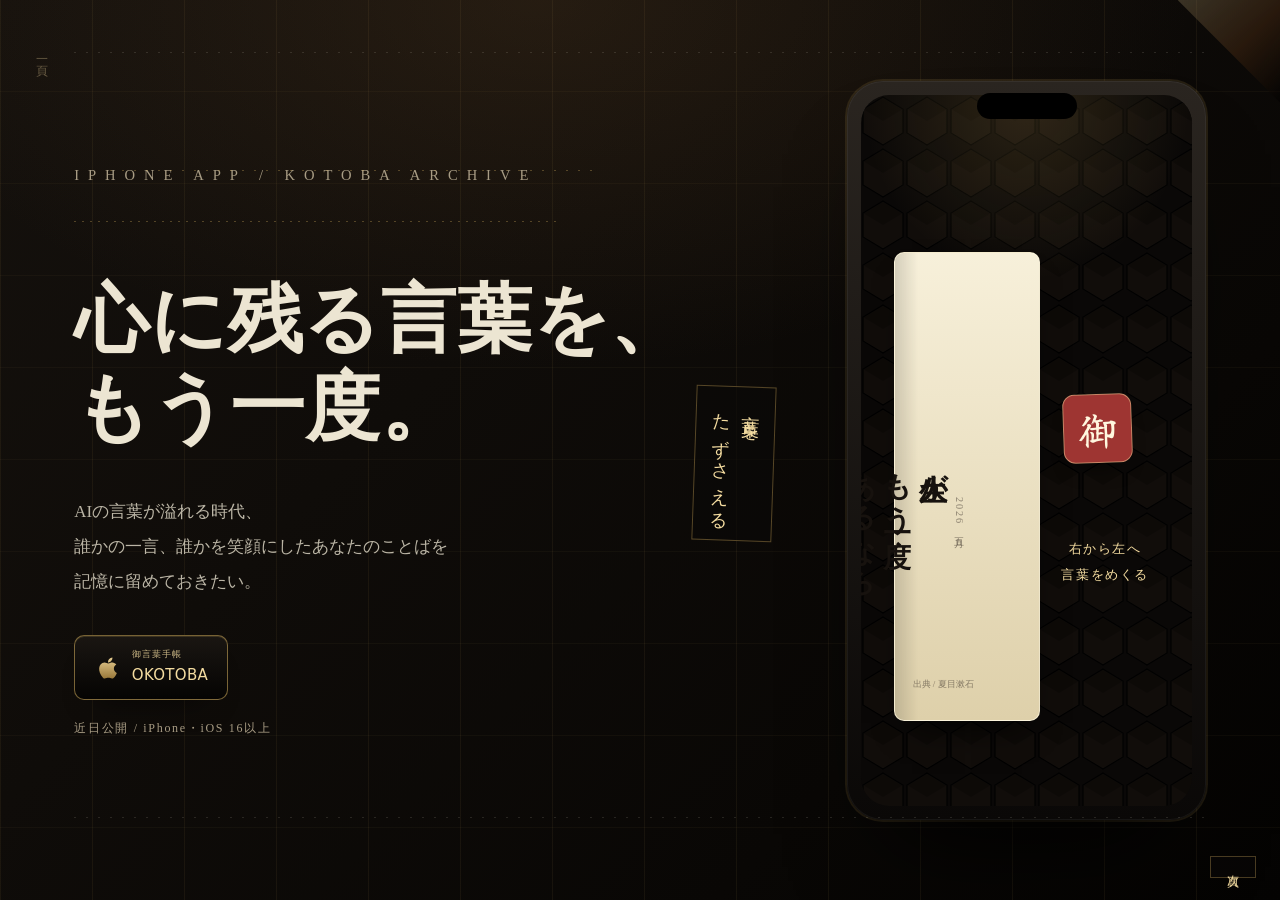
<file: index.html>
<!doctype html>
<html lang="ja">
<head>
  <meta charset="UTF-8" />
  <meta name="viewport" content="width=device-width, initial-scale=1.0" />
  <title>御言葉台帳 — 心に残る言葉を、もう一度。</title>
  <meta name="description" content="心に響いた言葉を御朱印帳のように記し、振り返るiPhoneアプリ。テキスト・音声・写真で残し、毎朝そっと今日の言葉が届きます。" />
  <meta name="theme-color" content="#0a0807" />

  <!-- OGP -->
  <meta property="og:type" content="website" />
  <meta property="og:title" content="御言葉台帳 — 心に残る言葉を、もう一度。" />
  <meta property="og:description" content="御朱印帳のように、大切な言葉を記し、めくり、味わう。iPhoneアプリ、近日公開。" />
  <meta property="og:image" content="ogp.png" />
  <meta property="og:url" content="https://neer-never.github.io/okotoba-landing/" />
  <meta name="twitter:card" content="summary_large_image" />

  <link rel="icon" href="favicon.png" />
  <link rel="apple-touch-icon" href="favicon.png" />
  <link rel="stylesheet" href="landing.css?v=13" />
  <link rel="preconnect" href="https://fonts.googleapis.com" />
  <link rel="preconnect" href="https://fonts.gstatic.com" crossorigin />
  <link href="https://fonts.googleapis.com/css2?family=Yuji+Boku&family=Shippori+Mincho:wght@600;700;800&display=swap" rel="stylesheet" />
</head>
<body>
  <header class="nav">
    <a class="logo" href="#"><span class="logo-mark">御</span><span>言葉台帳</span></a>
    <a class="nav-cta" href="#download-section">入手</a>
  </header>

  <main class="book-flow">
    <!-- Hero -->
    <section class="hero page-sheet page-cover" id="top">
      <div class="page-meta" aria-hidden="true">一頁</div>
      <div class="hero-text">
        <p class="eyebrow">iPhone App / Kotoba Archive</p>
        <h1>心に残る言葉を、<br>もう一度。</h1>
        <p class="lede">
          AIの言葉が溢れる時代、<br>
          誰かの一言、誰かを笑顔にしたあなたのことばを<br>
          記憶に留めておきたい。
        </p>
        <div class="cta-row">
          <a class="btn-app-store" href="#download-section">
            <span class="btn-icon"></span>
            <span>
              <small>御言葉手帳</small>
              <strong>OKOTOBA</strong>
            </span>
          </a>
        </div>
        <p class="muted small badge">近日公開 / iPhone・iOS 16以上</p>
        <nav class="page-index" aria-label="ページ索引">
          <a href="#features"><span>四つの所作</span><b>P1</b></a>
          <a href="#download-section"><span>保存と通知</span><b>P3</b></a>
        </nav>
      </div>

      <div class="hero-visual">
        <div class="vertical-seal" aria-hidden="true">言葉を<br>たずさえる</div>
        <div class="page-stack" aria-hidden="true">
          <span></span>
          <span></span>
          <span></span>
        </div>
        <div class="phone">
          <div class="notch"></div>
          <div class="screen">
            <div class="lp-app-preview" aria-label="アプリプレビュー">
              <div class="preview-paper">
                <span>2026 五月</span>
                <p>人生が<br>もう一度<br>あるなら。</p>
                <i>出典 / 夏目漱石</i>
              </div>
              <div class="preview-stamp">御</div>
              <p class="preview-note">右から左へ<br>言葉をめくる</p>
            </div>
          </div>
        </div>
      </div>
      <a class="page-corner" href="#features" aria-label="次の頁へ">次頁</a>
    </section>

    <!-- Features -->
    <section class="features page-sheet" id="features">
      <h2>四つの所作</h2>
      <div class="feature-grid">
        <article>
          <div class="num">壱</div>
          <div class="feature-illust" aria-hidden="true">
            <svg viewBox="0 0 200 140" xmlns="http://www.w3.org/2000/svg">
              <defs>
                <linearGradient id="paper1" x1="0" y1="0" x2="0" y2="1"><stop offset="0" stop-color="#fbf5e3"/><stop offset="1" stop-color="#e8dcb6"/></linearGradient>
                <linearGradient id="g1" x1="0" y1="0" x2="0" y2="1"><stop offset="0" stop-color="#f4dca0"/><stop offset="1" stop-color="#8c6a2c"/></linearGradient>
              </defs>
              <!-- 紙 -->
              <rect x="42" y="14" width="116" height="112" rx="3" fill="url(#paper1)" stroke="#c8b88a" stroke-width="0.6"/>
              <!-- 罫線 -->
              <line x1="55" y1="40" x2="145" y2="40" stroke="#bfae7a" stroke-width="0.5" opacity="0.5"/>
              <line x1="55" y1="58" x2="145" y2="58" stroke="#bfae7a" stroke-width="0.5" opacity="0.5"/>
              <line x1="55" y1="76" x2="145" y2="76" stroke="#bfae7a" stroke-width="0.5" opacity="0.5"/>
              <line x1="55" y1="94" x2="145" y2="94" stroke="#bfae7a" stroke-width="0.5" opacity="0.5"/>
              <!-- 書き終えた文字（縦） -->
              <text x="138" y="32" font-family="serif" font-size="12" fill="#3a2a1a">心</text>
              <text x="138" y="48" font-family="serif" font-size="12" fill="#3a2a1a">に</text>
              <text x="138" y="64" font-family="serif" font-size="12" fill="#3a2a1a">残</text>
              <text x="138" y="80" font-family="serif" font-size="12" fill="#3a2a1a">る</text>
              <!-- 筆 -->
              <g transform="rotate(35 95 100)">
                <rect x="89" y="40" width="6" height="60" fill="#5a341a"/>
                <rect x="88" y="100" width="8" height="4" fill="url(#g1)"/>
                <path d="M89 104 L95 104 L93 130 Q92 134 90 130 Z" fill="#1a0e05"/>
              </g>
              <!-- 墨ポチ -->
              <circle cx="62" cy="116" r="2" fill="#1a0e05" opacity="0.8"/>
              <circle cx="68" cy="119" r="1" fill="#1a0e05" opacity="0.6"/>
            </svg>
          </div>
          <h3>記す</h3>
          <p>テキスト・音声・写真。<br>言葉の佇まいごと残せます。</p>
        </article>

        <article>
          <div class="num">弐</div>
          <div class="feature-illust" aria-hidden="true">
            <svg viewBox="0 0 200 140" xmlns="http://www.w3.org/2000/svg">
              <defs>
                <linearGradient id="g2" x1="0" y1="0" x2="0" y2="1"><stop offset="0" stop-color="#f4dca0"/><stop offset="1" stop-color="#8c6a2c"/></linearGradient>
              </defs>
              <!-- 3つの印（自分・他人・メディア） -->
              <g transform="translate(38 30)">
                <rect width="38" height="48" rx="4" fill="none" stroke="url(#g2)" stroke-width="1.5"/>
                <text x="19" y="32" text-anchor="middle" font-family="serif" font-size="16" font-weight="700" fill="#d4af5e">自</text>
              </g>
              <g transform="translate(81 30)">
                <rect width="38" height="48" rx="4" fill="none" stroke="url(#g2)" stroke-width="1.5"/>
                <text x="19" y="32" text-anchor="middle" font-family="serif" font-size="16" font-weight="700" fill="#d4af5e">他</text>
              </g>
              <g transform="translate(124 30)">
                <rect width="38" height="48" rx="4" fill="none" stroke="url(#g2)" stroke-width="1.5"/>
                <text x="19" y="32" text-anchor="middle" font-family="serif" font-size="16" font-weight="700" fill="#d4af5e">媒</text>
              </g>
              <!-- 下の和線 -->
              <line x1="40" y1="100" x2="160" y2="100" stroke="#a89c84" stroke-width="0.5" opacity="0.5"/>
              <text x="100" y="118" text-anchor="middle" font-family="serif" font-size="9" letter-spacing="3" fill="#a89c84">分けて、整える</text>
            </svg>
          </div>
          <h3>分ける</h3>
          <p>自分・他人・メディア。<br>誰の言葉かを丁寧に。</p>
        </article>

        <article>
          <div class="num">参</div>
          <div class="feature-illust" aria-hidden="true">
            <svg viewBox="0 0 200 140" xmlns="http://www.w3.org/2000/svg">
              <defs>
                <linearGradient id="paper3" x1="0" y1="0" x2="0" y2="1"><stop offset="0" stop-color="#fbf5e3"/><stop offset="1" stop-color="#e8dcb6"/></linearGradient>
              </defs>
              <!-- 後ろのページ -->
              <rect x="60" y="22" width="100" height="100" rx="3" fill="url(#paper3)" stroke="#c8b88a" stroke-width="0.5" opacity="0.7"/>
              <!-- めくられているページ（中央） -->
              <path d="M60 22 L160 22 L160 122 L100 122 Q70 100 60 50 Z" fill="url(#paper3)" stroke="#c8b88a" stroke-width="0.6"/>
              <!-- ページの折れ目 -->
              <path d="M60 22 Q70 70 100 122 L88 122 Q60 80 60 22 Z" fill="#d8c89c" opacity="0.6"/>
              <!-- 矢印（右→左） -->
              <path d="M170 70 L130 70" stroke="#d4af5e" stroke-width="2" fill="none"/>
              <path d="M138 64 L130 70 L138 76" stroke="#d4af5e" stroke-width="2" fill="none"/>
              <!-- 文字 -->
              <text x="115" y="60" font-family="serif" font-size="10" fill="#3a2a1a">急がば回れ</text>
            </svg>
          </div>
          <h3>めくる</h3>
          <p>御朱印帳のように、右から左へ。<br>紙を捲って言葉を辿ります。</p>
        </article>

        <article>
          <div class="num">四</div>
          <div class="feature-illust" aria-hidden="true">
            <svg viewBox="0 0 200 140" xmlns="http://www.w3.org/2000/svg">
              <defs>
                <radialGradient id="sunGlow" cx="0.5" cy="0.5" r="0.5">
                  <stop offset="0" stop-color="#f4dca0" stop-opacity="0.7"/>
                  <stop offset="1" stop-color="#f4dca0" stop-opacity="0"/>
                </radialGradient>
                <linearGradient id="g4" x1="0" y1="0" x2="0" y2="1"><stop offset="0" stop-color="#f4dca0"/><stop offset="1" stop-color="#8c6a2c"/></linearGradient>
              </defs>
              <!-- 朝日の光 -->
              <circle cx="100" cy="50" r="45" fill="url(#sunGlow)"/>
              <circle cx="100" cy="50" r="14" fill="url(#g4)"/>
              <!-- 通知バナー（封書風） -->
              <g transform="translate(40 78)">
                <rect width="120" height="42" rx="6" fill="#1a1410" stroke="#d4af5e" stroke-width="1"/>
                <circle cx="14" cy="14" r="4" fill="#d4af5e"/>
                <text x="24" y="17" font-family="serif" font-size="8" fill="#d4af5e" letter-spacing="1">今日の御言葉</text>
                <text x="14" y="32" font-family="serif" font-size="9" fill="#ece5d2">急がば回れ</text>
              </g>
              <!-- 時計マーク -->
              <text x="172" y="22" text-anchor="middle" font-family="serif" font-size="9" fill="#a89c84" letter-spacing="1">8:00</text>
            </svg>
          </div>
          <h3>寄り添う</h3>
          <p>毎朝8時、そっと今日の<br>偉人の言葉が届きます。</p>
        </article>
      </div>
      <a class="page-corner" href="#download-section" aria-label="次の頁へ">次頁</a>
    </section>

    <!-- Download -->
    <section class="download-band page-sheet" id="download-section">
      <div class="page-meta" aria-hidden="true">三頁</div>
      <div class="section-label"><span>P 3</span><span>Keep safely</span><b>3/3</b></div>
      <h2>大切な言葉を、<br>静かに保管。</h2>
      <p>写真・音声・テキストで残し、毎朝8時に今日の言葉を受け取れます。</p>
      <ul class="trust-list">
        <li><span>保存</span><b>言葉の出典や種類を整理</b></li>
        <li><span>通知</span><b>毎朝、今日の言葉をそっと表示</b></li>
        <li><span>公開</span><b>iPhoneアプリとして近日公開予定</b></li>
      </ul>
      <a class="btn-app-store large" href="#">
        <span class="btn-icon"></span>
        <span>
          <small>御言葉手帳</small>
          <strong>OKOTOBA</strong>
        </span>
      </a>
      <p class="muted small">近日公開 / iPhone・iOS 16以上</p>
    </section>
  </main>

  <footer>
    <div>© 2026 Okotoba</div>
    <div class="footer-links">
      <a href="privacy.html">プライバシー</a>
      <a href="terms.html">利用規約</a>
      <a href="mailto:okotobasupport@gmail.com">お問い合わせ</a>
    </div>
  </footer>
  <script src="landing.js?v=5" defer></script>
</body>
</html>
</file>
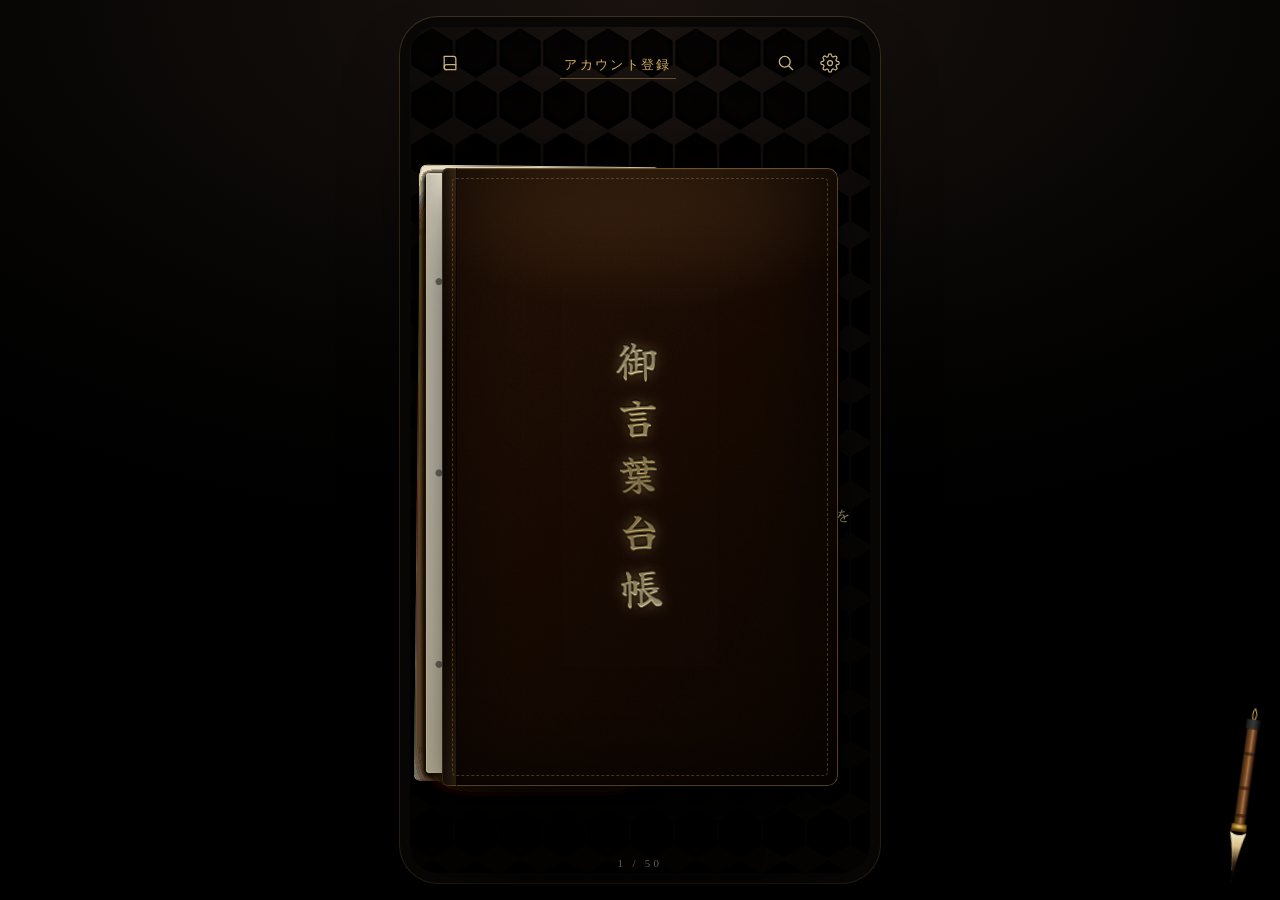
<file: app/index.html>
<!doctype html>
<html lang="ja">
<head>
  <meta charset="UTF-8" />
  <meta name="viewport" content="width=device-width, initial-scale=1.0, maximum-scale=1.0, viewport-fit=cover" />
  <meta name="theme-color" content="#8b2f2f" />
  <meta name="apple-mobile-web-app-capable" content="yes" />
  <meta name="mobile-web-app-capable" content="yes" />
  <meta name="apple-mobile-web-app-status-bar-style" content="black-translucent" />
  <meta name="apple-mobile-web-app-title" content="御言葉" />
  <link rel="manifest" href="manifest.webmanifest" />
  <title>御言葉台帳</title>
  <link rel="preconnect" href="https://fonts.googleapis.com" />
  <link rel="preconnect" href="https://fonts.gstatic.com" crossorigin />
  <link href="https://fonts.googleapis.com/css2?family=Yuji+Boku&family=Yuji+Mai&family=Yuji+Syuku&family=Shippori+Mincho:wght@600;700;800&family=Klee+One:wght@600&family=Zen+Kurenaido&display=swap" rel="stylesheet" />
  <link rel="stylesheet" href="styles.css" />
</head>
<body>
  <!-- トップページ：御朱印帳ビュー -->
  <main id="view-home" class="view active">
    <header class="app-header home-header">
      <button class="icon-btn light" id="btn-close-book" aria-label="表紙に戻る" title="表紙に戻る">
        <svg viewBox="0 0 24 24" width="20" height="20" fill="none" stroke="currentColor" stroke-width="1.5" stroke-linecap="round" stroke-linejoin="round" aria-hidden="true">
          <path d="M5 4h11a3 3 0 0 1 3 3v13H8a3 3 0 0 1-3-3V4z"/>
          <path d="M8 20a3 3 0 0 1 0-6h11"/>
        </svg>
      </button>
      <button class="text-link gold" id="btn-account" aria-label="アカウント登録">アカウント登録</button>
      <div style="display:flex; gap:4px;">
        <button class="icon-btn light" id="btn-search" aria-label="検索">
          <svg viewBox="0 0 24 24" width="20" height="20" fill="none" stroke="currentColor" stroke-width="1.6" stroke-linecap="round" aria-hidden="true">
            <circle cx="10.5" cy="10.5" r="6.5"/>
            <line x1="15.5" y1="15.5" x2="20" y2="20"/>
          </svg>
        </button>
        <button class="icon-btn light" id="btn-settings" aria-label="設定">
          <svg viewBox="0 0 24 24" width="20" height="20" fill="none" stroke="currentColor" stroke-width="1.5" stroke-linecap="round" stroke-linejoin="round" aria-hidden="true">
            <circle cx="12" cy="12" r="3"/>
            <path d="M19.4 15a1.65 1.65 0 0 0 .33 1.82l.06.06a2 2 0 1 1-2.83 2.83l-.06-.06a1.65 1.65 0 0 0-1.82-.33 1.65 1.65 0 0 0-1 1.51V21a2 2 0 1 1-4 0v-.09A1.65 1.65 0 0 0 9 19.4a1.65 1.65 0 0 0-1.82.33l-.06.06a2 2 0 1 1-2.83-2.83l.06-.06a1.65 1.65 0 0 0 .33-1.82 1.65 1.65 0 0 0-1.51-1H3a2 2 0 1 1 0-4h.09A1.65 1.65 0 0 0 4.6 9a1.65 1.65 0 0 0-.33-1.82l-.06-.06a2 2 0 1 1 2.83-2.83l.06.06a1.65 1.65 0 0 0 1.82.33H9a1.65 1.65 0 0 0 1-1.51V3a2 2 0 1 1 4 0v.09a1.65 1.65 0 0 0 1 1.51 1.65 1.65 0 0 0 1.82-.33l.06-.06a2 2 0 1 1 2.83 2.83l-.06.06a1.65 1.65 0 0 0-.33 1.82V9a1.65 1.65 0 0 0 1.51 1H21a2 2 0 1 1 0 4h-.09a1.65 1.65 0 0 0-1.51 1z"/>
          </svg>
        </button>
      </div>
    </header>

    <section class="book-area" id="book-area">
      <div class="book" id="book">
        <!-- ページはJSで挿入。右→左にめくる -->
      </div>
      <div class="book-empty" id="book-empty" hidden>
        <div class="brand-mark" aria-hidden="true">御</div>
        <p>まだ言葉がありません。<br>右下の筆から、最初の一言を記してみましょう。</p>
      </div>
      <div class="page-indicator" id="page-indicator"></div>

      <!-- 表紙：タップで開く -->
      <button class="book-cover" id="book-cover" aria-label="御言葉台帳を開く">
        <span class="cover-title">御<br>言<br>葉<br>台<br>帳</span>
      </button>
    </section>

    <!-- 筆（リアルな筆のSVG）— タップで言葉を記す -->
    <button class="brush-btn" id="btn-new" aria-label="新しい言葉を記す">
      <svg viewBox="0 0 80 260" xmlns="http://www.w3.org/2000/svg" aria-hidden="true">
        <defs>
          <linearGradient id="bamboo" x1="0" y1="0" x2="1" y2="0">
            <stop offset="0" stop-color="#3a2410"/>
            <stop offset="0.4" stop-color="#7a4a22"/>
            <stop offset="0.55" stop-color="#a87245"/>
            <stop offset="0.8" stop-color="#5a341a"/>
            <stop offset="1" stop-color="#2a1608"/>
          </linearGradient>
          <linearGradient id="cap" x1="0" y1="0" x2="1" y2="0">
            <stop offset="0" stop-color="#1a1a1a"/>
            <stop offset="0.5" stop-color="#3a3a3a"/>
            <stop offset="1" stop-color="#0a0a0a"/>
          </linearGradient>
          <linearGradient id="bristleGrad" x1="0.5" y1="0" x2="0.5" y2="1">
            <stop offset="0" stop-color="#f4e9c8"/>
            <stop offset="0.3" stop-color="#d8c08a"/>
            <stop offset="0.65" stop-color="#3a2410"/>
            <stop offset="0.9" stop-color="#0a0604"/>
            <stop offset="1" stop-color="#000"/>
          </linearGradient>
          <radialGradient id="ferrule" cx="0.5" cy="0.4" r="0.6">
            <stop offset="0" stop-color="#f0d68a"/>
            <stop offset="0.5" stop-color="#a8842c"/>
            <stop offset="1" stop-color="#5a3e10"/>
          </radialGradient>
        </defs>
        <!-- 紐ループ（吊り紐） -->
        <path d="M40 4 Q34 14 40 22 Q46 14 40 4 Z" fill="none" stroke="#c8a058" stroke-width="1.5"/>
        <!-- 黒キャップ -->
        <rect x="30" y="20" width="20" height="14" rx="2" fill="url(#cap)"/>
        <!-- 竹軸 -->
        <rect x="32" y="34" width="16" height="140" fill="url(#bamboo)"/>
        <!-- 竹の節 -->
        <ellipse cx="40" cy="70" rx="9" ry="2.5" fill="#1f120a" opacity="0.6"/>
        <ellipse cx="40" cy="120" rx="9" ry="2.5" fill="#1f120a" opacity="0.6"/>
        <ellipse cx="40" cy="160" rx="9" ry="2.5" fill="#1f120a" opacity="0.6"/>
        <!-- 金の口金 -->
        <rect x="29" y="172" width="22" height="10" rx="1" fill="url(#ferrule)" stroke="#3a2a08" stroke-width="0.5"/>
        <rect x="29" y="180" width="22" height="3" fill="#5a3e10"/>
        <!-- 穂（毛先）— 太→細の三角形＋濡れた感じのグラデ -->
        <path d="M28 184 Q40 192 52 184 L48 200 Q44 220 40 252 Q36 220 32 200 Z"
              fill="url(#bristleGrad)" stroke="#1a0e05" stroke-width="0.4"/>
        <!-- 穂のハイライト（左側） -->
        <path d="M34 188 Q36 210 38 240" fill="none" stroke="#fff5d8" stroke-width="0.6" opacity="0.5"/>
        <!-- 墨の滴 -->
        <ellipse cx="40" cy="256" rx="2" ry="2.5" fill="#0a0604"/>
      </svg>
    </button>
  </main>

  <!-- 検索オーバーレイ -->
  <section id="view-search" class="view">
    <header class="app-header">
      <button class="icon-btn light" id="btn-search-back" aria-label="戻る">←</button>
      <h2 class="brand small gold"><span class="brand-mark sm" aria-hidden="true">御</span>言葉を探す</h2>
      <span style="width:36px"></span>
    </header>
    <div class="search-wrap">
      <input id="search-input" type="search" placeholder="言葉・出典で検索…" autocomplete="off" />
      <ul id="search-results" class="search-results"></ul>
      <p id="search-empty" class="muted" style="text-align:center; padding:24px; display:none;">見つかりませんでした。</p>
    </div>
  </section>

  <!-- 設定画面 -->
  <section id="view-settings" class="view">
    <header class="app-header">
      <button class="icon-btn light" id="btn-settings-back" aria-label="戻る">←</button>
      <h2 class="brand small gold"><span class="brand-mark sm" aria-hidden="true">御</span>設定</h2>
      <span style="width:36px"></span>
    </header>
    <div class="settings">
      <section class="settings-group">
        <h3>アカウント</h3>
        <button class="settings-row" id="settings-account">
          <span id="settings-account-label">アカウント登録 / ログイン</span><span class="chev">›</span>
        </button>
        <button class="settings-row" id="settings-signout" hidden>
          <span>サインアウト</span><span class="chev">›</span>
        </button>
        <button class="settings-row danger" id="settings-delete-account" hidden>
          <span>アカウントを削除</span><span class="chev">›</span>
        </button>
      </section>

      <section class="settings-group">
        <h3>データ</h3>
        <button class="settings-row" id="settings-export">
          <span>言葉を書き出す（JSON）</span><span class="chev">›</span>
        </button>
        <button class="settings-row danger" id="settings-clear">
          <span>すべての言葉を削除</span><span class="chev">›</span>
        </button>
      </section>

      <section class="settings-group">
        <h3>プライバシー</h3>
        <label class="settings-row" style="cursor:pointer;">
          <span>匿名の利用状況を共有して改善に協力</span>
          <input type="checkbox" id="settings-analytics-toggle" />
        </label>
      </section>

      <section class="settings-group">
        <h3>通知</h3>
        <label class="settings-row" style="cursor:pointer;">
          <span>毎朝8時に今日の言葉</span>
          <input type="checkbox" id="settings-notify-toggle" />
        </label>
      </section>

      <section class="settings-group">
        <h3>サポート</h3>
        <a class="settings-row" href="https://neer-never.github.io/okotoba-landing/" target="_blank" rel="noopener">
          <span>ヘルプ・お問い合わせ</span><span class="chev">↗</span>
        </a>
        <a class="settings-row" href="https://neer-never.github.io/okotoba-landing/privacy.html" target="_blank" rel="noopener">
          <span>プライバシーポリシー</span><span class="chev">↗</span>
        </a>
        <a class="settings-row" href="https://neer-never.github.io/okotoba-landing/terms.html" target="_blank" rel="noopener">
          <span>利用規約</span><span class="chev">↗</span>
        </a>
      </section>

      <p class="settings-version">御言葉台帳 v<span id="app-version">1.0.0</span> (1)</p>
    </div>
  </section>

  <!-- アカウント登録画面 -->
  <section id="view-account" class="view">
    <header class="app-header account-header">
      <button class="icon-btn light" id="btn-account-back" aria-label="戻る">←</button>
      <span></span>
      <span style="width:36px"></span>
    </header>

    <div class="account-hero">
      <div class="account-emblem" aria-hidden="true"><span>御</span></div>
      <h2 class="account-title">御言葉台帳へようこそ</h2>
      <p class="account-lede">
        言葉は、心の足跡。<br>
        登録すると、端末を超えて言葉を保管できます。
      </p>
    </div>

    <form class="account-form" id="form-account">
      <p class="account-note muted" id="acct-web-note" hidden>
        ブラウザ版では登録なしでローカル保存できます。<br>
        端末を超えたバックアップは iPhone アプリの Apple サインインで利用できます。
      </p>
      <button type="button" class="btn-apple" id="btn-apple">
        <svg viewBox="0 0 16 16" width="18" height="18" aria-hidden="true">
          <path fill="currentColor" d="M11.182.008C11.148-.03 9.923.023 8.857 1.18c-1.066 1.156-.902 2.482-.878 2.516.024.034 1.52.087 2.475-1.258.955-1.345.762-2.391.728-2.43Zm3.314 11.733c-.048-.096-2.325-1.234-2.113-3.422.212-2.189 1.675-2.789 1.698-2.854.023-.064-.597-.79-1.254-1.157a3.692 3.692 0 0 0-1.563-.434c-.108-.003-.483-.095-1.254.116-.508.139-1.653.589-1.968.607-.316.018-1.256-.522-2.267-.665-.647-.125-1.333.131-1.824.328-.49.196-1.422.754-2.074 2.237-.652 1.484-.311 3.834.93 5.392 1.243 1.557 1.999 1.881 2.5 1.917.5.036 1.05-.1 1.74-.39.69-.292 1.74-.452 2.4-.452.66 0 1.71.16 2.4.452.69.29 1.24.426 1.74.39.501-.036 1.257-.36 2.5-1.917.598-.769 1.06-1.591 1.41-2.148Z"/>
        </svg>
        <span>Appleで続ける</span>
      </button>

      <p class="account-legal">
        続けることで、<a href="https://neer-never.github.io/okotoba-landing/terms.html" target="_blank" rel="noopener">利用規約</a>と<a href="https://neer-never.github.io/okotoba-landing/privacy.html" target="_blank" rel="noopener">プライバシーポリシー</a>に同意したものとみなされます。
      </p>

      <button type="submit" class="btn-gold">
        <span>登録せずに使う</span>
      </button>

      <p class="account-foot">
        言葉の記録はいつでも書き出せます。
      </p>
    </form>
  </section>

  <!-- 入力画面 -->
  <section id="view-input" class="view">
    <header class="app-header">
      <button class="icon-btn" id="btn-back" aria-label="戻る">←</button>
      <h2 class="brand small"><span class="brand-mark sm" aria-hidden="true">御</span>言葉を記す</h2>
      <button class="text-btn" id="btn-save">保存</button>
    </header>

    <form id="form-entry" class="form">
      <label class="field">
        <span class="label-text">言葉</span>
        <textarea id="input-text" rows="6" placeholder="心に残った言葉を書き留める…" required></textarea>
      </label>

      <div class="row">
        <button type="button" class="chip" id="btn-mic">
          <svg viewBox="0 0 24 24" width="16" height="16" fill="none" stroke="currentColor" stroke-width="1.6" stroke-linecap="round" stroke-linejoin="round" aria-hidden="true">
            <rect x="9" y="3" width="6" height="11" rx="3"/>
            <path d="M5 11a7 7 0 0 0 14 0"/>
            <line x1="12" y1="18" x2="12" y2="22"/>
          </svg>
          <span>音声入力</span>
        </button>
        <label class="chip" for="input-photo">
          <svg viewBox="0 0 24 24" width="16" height="16" fill="none" stroke="currentColor" stroke-width="1.6" stroke-linecap="round" stroke-linejoin="round" aria-hidden="true">
            <path d="M3 7h4l2-2h6l2 2h4v12H3z"/>
            <circle cx="12" cy="13" r="4"/>
          </svg>
          <span>写真を添付</span>
        </label>
        <input id="input-photo" type="file" accept="image/*" capture="environment" hidden />
      </div>

      <div class="photo-preview" id="photo-preview" hidden>
        <img id="photo-img" alt="添付写真" />
        <button type="button" class="text-btn small" id="btn-remove-photo">削除</button>
      </div>

      <fieldset class="field">
        <legend class="label-text">どこから来た言葉？</legend>
        <div class="segmented">
          <label><input type="radio" name="category" value="自分" checked /><span>自分</span></label>
          <label><input type="radio" name="category" value="他人" /><span>他人</span></label>
          <label><input type="radio" name="category" value="メディア" /><span>メディア</span></label>
        </div>
      </fieldset>

      <label class="field">
        <span class="label-text">出典・話し手（任意）</span>
        <input id="input-source" type="text" placeholder="例：祖母／○○という本／映画◯◯" />
      </label>

      <div class="ai-section" id="ai-section" hidden>
        <h3>AIによる読み解き</h3>
        <div class="ai-block">
          <h4>コンテキスト解説</h4>
          <p id="ai-context">—</p>
        </div>
        <div class="ai-block">
          <h4>似た言葉</h4>
          <ul id="ai-similar"></ul>
        </div>
      </div>

      <p class="mic-status muted" id="mic-status"></p>
    </form>
  </section>

  <script src="analytics.js"></script>
  <script src="seed.js"></script>
  <script src="app.js"></script>
  <script>
    if ("serviceWorker" in navigator) {
      window.addEventListener("load", () => {
        navigator.serviceWorker.register("sw.js").catch(console.warn);
      });
    }
  </script>
</body>
</html>
</file>
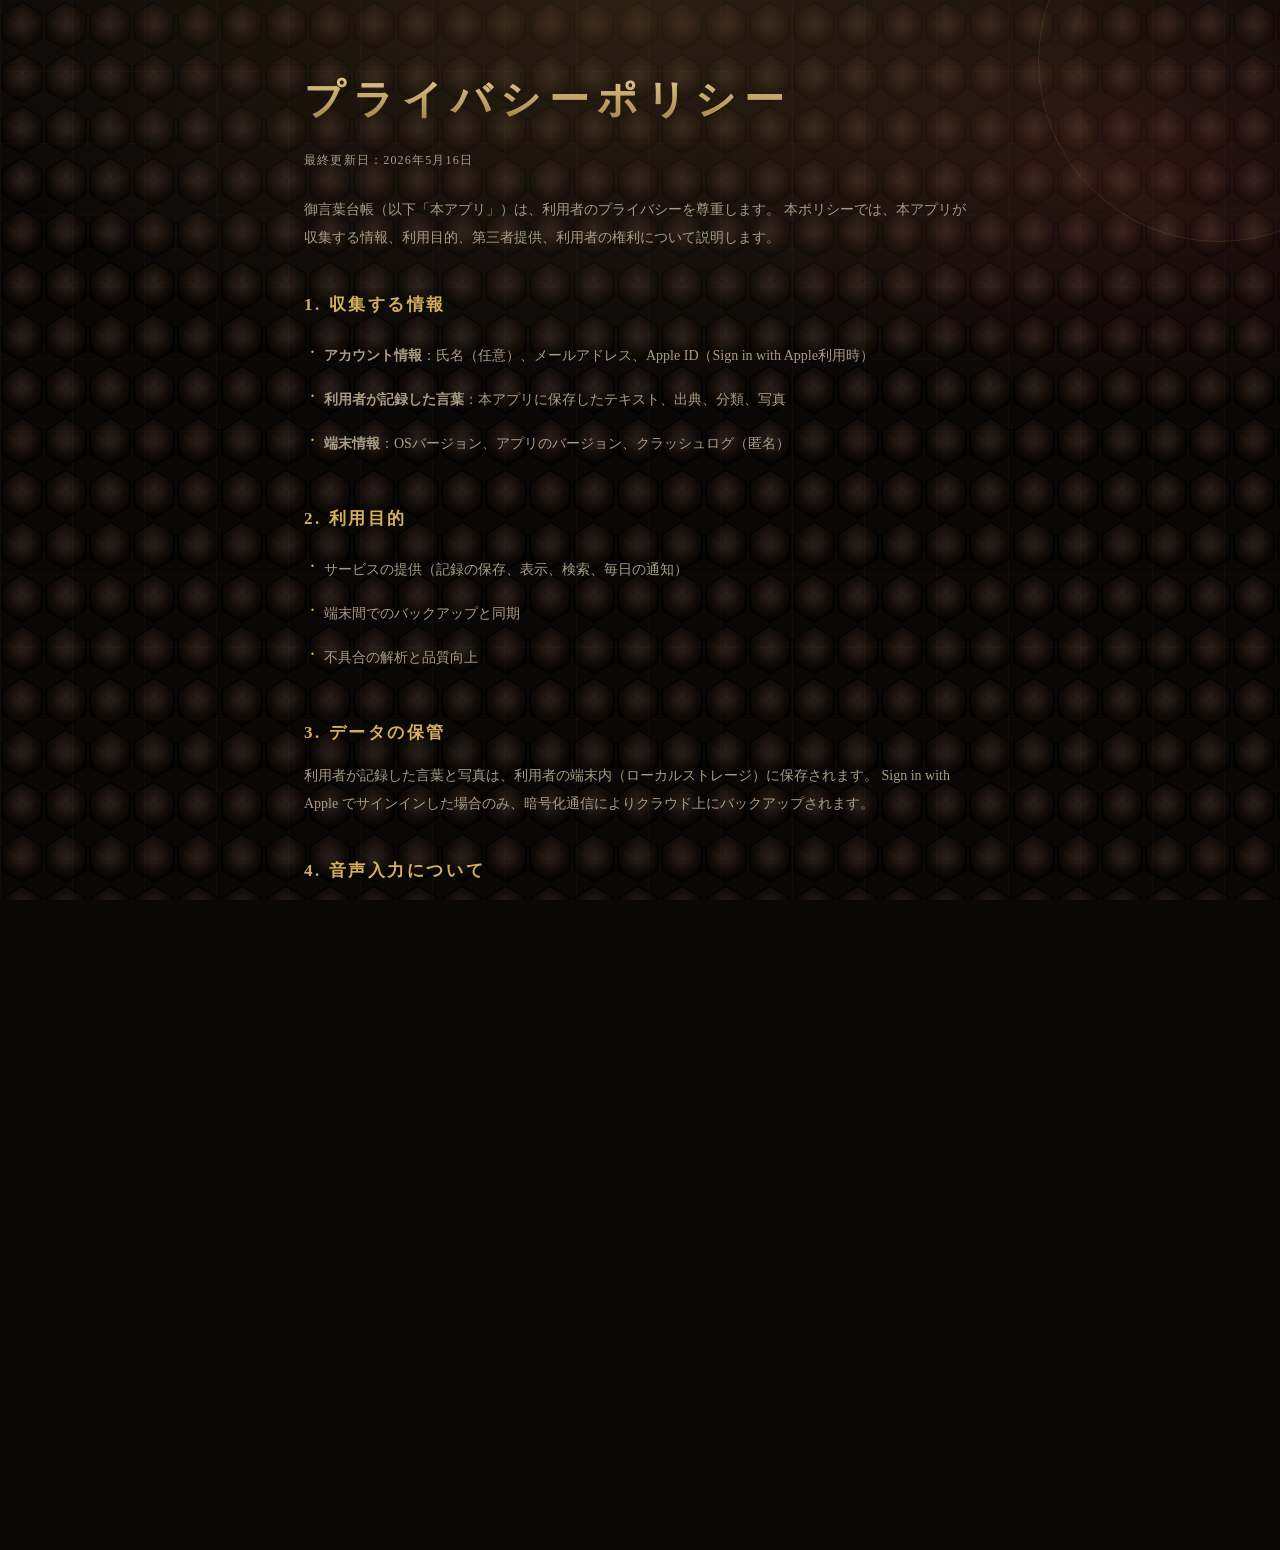
<file: privacy.html>
<!doctype html>
<html lang="ja">
<head>
  <meta charset="UTF-8" />
  <meta name="viewport" content="width=device-width, initial-scale=1.0" />
  <title>プライバシーポリシー — 御言葉台帳</title>
  <link rel="stylesheet" href="landing.css" />
  <link rel="icon" href="favicon.png" />
</head>
<body>
  <header class="nav">
    <a class="logo" href="./">御<span>言葉台帳</span></a>
    <a class="nav-cta" href="./#download">App Storeで入手</a>
  </header>

  <main class="legal">
    <h1>プライバシーポリシー</h1>
    <p class="muted">最終更新日：2026年5月16日</p>

    <p>
      御言葉台帳（以下「本アプリ」）は、利用者のプライバシーを尊重します。
      本ポリシーでは、本アプリが収集する情報、利用目的、第三者提供、利用者の権利について説明します。
    </p>

    <h2>1. 収集する情報</h2>
    <ul>
      <li><strong>アカウント情報</strong>：氏名（任意）、メールアドレス、Apple ID（Sign in with Apple利用時）</li>
      <li><strong>利用者が記録した言葉</strong>：本アプリに保存したテキスト、出典、分類、写真</li>
      <li><strong>端末情報</strong>：OSバージョン、アプリのバージョン、クラッシュログ（匿名）</li>
    </ul>

    <h2>2. 利用目的</h2>
    <ul>
      <li>サービスの提供（記録の保存、表示、検索、毎日の通知）</li>
      <li>端末間でのバックアップと同期</li>
      <li>不具合の解析と品質向上</li>
    </ul>

    <h2>3. データの保管</h2>
    <p>
      利用者が記録した言葉と写真は、利用者の端末内（ローカルストレージ）に保存されます。
      Sign in with Apple でサインインした場合のみ、暗号化通信によりクラウド上にバックアップされます。
    </p>

    <h2>4. 音声入力について</h2>
    <p>
      音声入力は、端末の音声認識機能を利用して話した内容をテキストへ変換します。
      本アプリは音声データそのものを保存しません。
    </p>

    <h2>5. 第三者提供</h2>
    <p>
      利用者の同意がある場合、または法令に基づく場合を除き、第三者に個人情報を提供することはありません。
    </p>

    <h2>6. 利用者の権利</h2>
    <ul>
      <li>登録情報および記録の閲覧・修正・削除</li>
      <li>アカウントの削除（すべてのバックアップデータも削除されます）</li>
    </ul>

    <h2>7. お問い合わせ</h2>
    <p>
      本ポリシーに関するお問い合わせは、
      <a href="mailto:okotobasupport@gmail.com">okotobasupport@gmail.com</a>
      までご連絡ください。
    </p>

    <p class="back-link"><a href="./">← トップへ戻る</a></p>
  </main>

  <footer>
    <div>© 2026 Okotoba</div>
    <div class="footer-links">
      <a href="privacy.html">プライバシー</a>
      <a href="terms.html">利用規約</a>
      <a href="mailto:okotobasupport@gmail.com">お問い合わせ</a>
    </div>
  </footer>
</body>
</html>
</file>
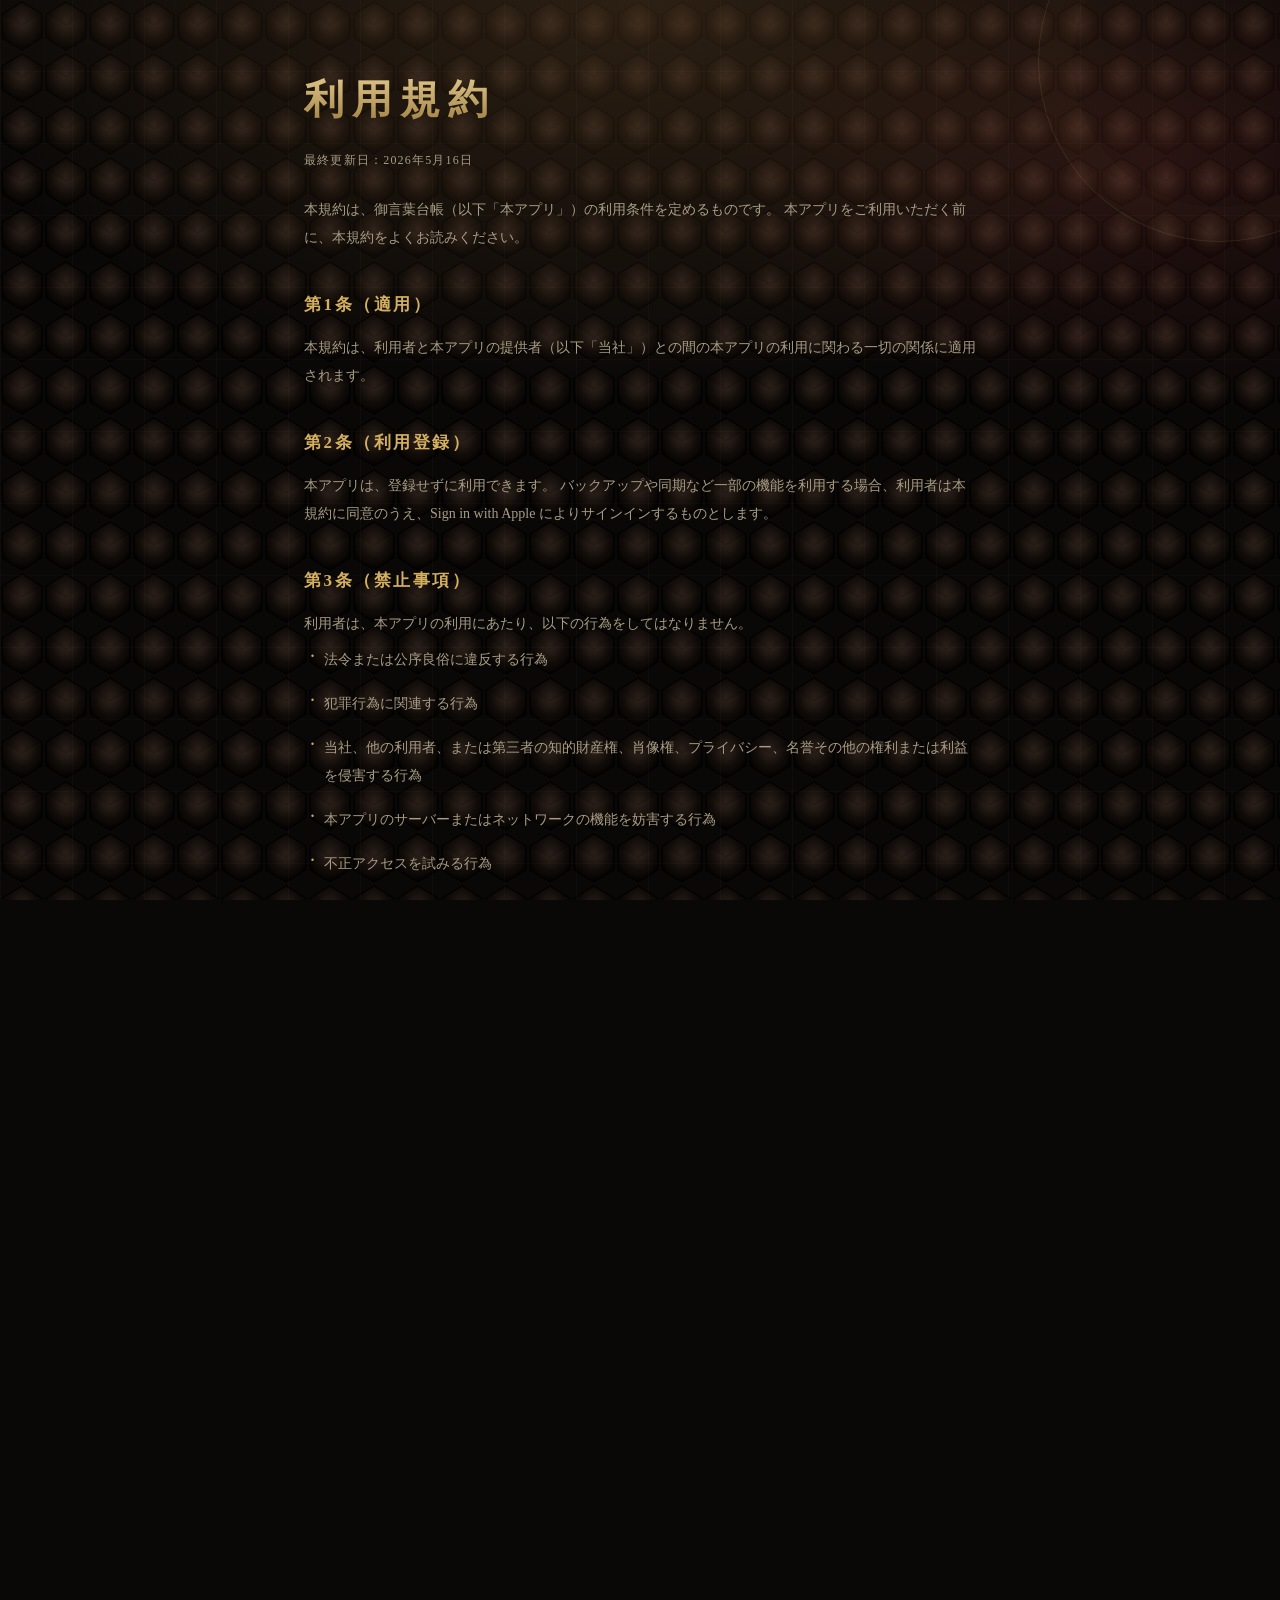
<file: terms.html>
<!doctype html>
<html lang="ja">
<head>
  <meta charset="UTF-8" />
  <meta name="viewport" content="width=device-width, initial-scale=1.0" />
  <title>利用規約 — 御言葉台帳</title>
  <link rel="stylesheet" href="landing.css" />
  <link rel="icon" href="favicon.png" />
</head>
<body>
  <header class="nav">
    <a class="logo" href="./">御<span>言葉台帳</span></a>
    <a class="nav-cta" href="./#download">App Storeで入手</a>
  </header>

  <main class="legal">
    <h1>利用規約</h1>
    <p class="muted">最終更新日：2026年5月16日</p>

    <p>
      本規約は、御言葉台帳（以下「本アプリ」）の利用条件を定めるものです。
      本アプリをご利用いただく前に、本規約をよくお読みください。
    </p>

    <h2>第1条（適用）</h2>
    <p>本規約は、利用者と本アプリの提供者（以下「当社」）との間の本アプリの利用に関わる一切の関係に適用されます。</p>

    <h2>第2条（利用登録）</h2>
    <p>
      本アプリは、登録せずに利用できます。
      バックアップや同期など一部の機能を利用する場合、利用者は本規約に同意のうえ、Sign in with Apple によりサインインするものとします。
    </p>

    <h2>第3条（禁止事項）</h2>
    <p>利用者は、本アプリの利用にあたり、以下の行為をしてはなりません。</p>
    <ul>
      <li>法令または公序良俗に違反する行為</li>
      <li>犯罪行為に関連する行為</li>
      <li>当社、他の利用者、または第三者の知的財産権、肖像権、プライバシー、名誉その他の権利または利益を侵害する行為</li>
      <li>本アプリのサーバーまたはネットワークの機能を妨害する行為</li>
      <li>不正アクセスを試みる行為</li>
    </ul>

    <h2>第4条（本アプリの提供の停止等）</h2>
    <p>当社は、本アプリの保守、システム障害、その他必要と判断した場合、利用者への事前通知なく本アプリの全部または一部の提供を停止または中断することができます。</p>

    <h2>第5条（保証の否認および免責事項）</h2>
    <p>本アプリは現状有姿で提供され、当社は明示または黙示を問わず一切の保証を行いません。</p>

    <h2>第6条（サービス内容の変更等）</h2>
    <p>当社は、利用者に通知することなく本アプリの内容を変更または提供を中止することができます。</p>

    <h2>第7条（利用規約の変更）</h2>
    <p>当社は、必要と判断した場合、本規約をいつでも変更できるものとします。変更後の規約は本ページに掲載した時点から効力を生じるものとします。</p>

    <h2>第8条（準拠法・裁判管轄）</h2>
    <p>本規約の解釈にあたっては、日本法を準拠法とします。本アプリに関して紛争が生じた場合には、当社の本店所在地を管轄する裁判所を専属的合意管轄とします。</p>

    <p class="back-link"><a href="./">← トップへ戻る</a></p>
  </main>

  <footer>
    <div>© 2026 Okotoba</div>
    <div class="footer-links">
      <a href="privacy.html">プライバシー</a>
      <a href="terms.html">利用規約</a>
      <a href="mailto:okotobasupport@gmail.com">お問い合わせ</a>
    </div>
  </footer>
</body>
</html>
</file>
<file: landing.css>
:root {
  --bg: #0a0807;
  --bg-soft: #14100d;
  --page: #17110d;
  --page-edge: #2a2018;
  --gold: #d4af5e;
  --gold-light: #f4dca0;
  --gold-dark: #8c6a2c;
  --accent: #a23a3a;
  --ink: #ece5d2;
  --ink-soft: #a89c84;
  --serif: "Hiragino Mincho ProN", "Yu Mincho", "Noto Serif JP", serif;
}

* { box-sizing: border-box; margin: 0; padding: 0; }
html {
  scroll-behavior: smooth;
  height: 100%;
}
html, body {
  background: var(--bg);
  color: var(--ink);
  font-family: var(--serif);
  line-height: 1.7;
  height: 100%;
  overflow: hidden;
}
a { color: inherit; text-decoration: none; }
img { max-width: 100%; display: block; }

body {
  min-height: 100vh;
  background-color: var(--bg);
  background-image:
    radial-gradient(90% 70% at 50% 0%, rgba(97,68,38,0.4), transparent 62%),
    radial-gradient(60% 48% at 90% 18%, rgba(162,58,58,0.18), transparent 58%),
    url("data:image/svg+xml;utf8,<svg xmlns='http://www.w3.org/2000/svg' width='44' height='52' viewBox='0 0 44 52'><defs><radialGradient id='s' cx='50%25' cy='40%25' r='55%25'><stop offset='0%25' stop-color='%23332620' stop-opacity='1'/><stop offset='70%25' stop-color='%23120c08' stop-opacity='0.85'/><stop offset='100%25' stop-color='%23050302' stop-opacity='1'/></radialGradient></defs><polygon points='22,2 42,14 42,38 22,50 2,38 2,14' fill='url(%23s)' stroke='%23000000' stroke-width='1.2'/><polygon points='22,2 42,14 22,26 2,14' fill='%23000000' opacity='0.18'/></svg>");
  background-size: cover, cover, 44px 52px;
  background-attachment: fixed;
}
body::before {
  content: "";
  position: fixed;
  inset: 0;
  background:
    linear-gradient(90deg, rgba(255,244,205,0.025) 1px, transparent 1px),
    linear-gradient(0deg, rgba(255,244,205,0.018) 1px, transparent 1px);
  background-size: 72px 72px;
  pointer-events: none;
  z-index: 0;
}
body::after {
  content: "";
  position: fixed;
  right: -120px;
  top: -120px;
  width: 360px;
  height: 360px;
  border-radius: 50%;
  border: 1px solid rgba(212,175,94,0.14);
  box-shadow: inset 0 0 0 34px rgba(212,175,94,0.025);
  pointer-events: none;
}

main, .nav, footer { position: relative; z-index: 1; }

.book-flow {
  display: flex;
  gap: 28px;
  width: 100%;
  height: calc(100vh - 72px);
  margin: 0 auto;
  padding: 24px calc((100vw - min(1180px, calc(100vw - 48px))) / 2) 54px;
  overflow-x: auto;
  overflow-y: hidden;
  scroll-snap-type: x mandatory;
  scroll-padding-inline: calc((100vw - min(1180px, calc(100vw - 48px))) / 2);
  -webkit-overflow-scrolling: touch;
}
.book-flow::-webkit-scrollbar {
  height: 10px;
}
.book-flow::-webkit-scrollbar-track {
  background: rgba(10,8,7,0.6);
}
.book-flow::-webkit-scrollbar-thumb {
  background: rgba(212,175,94,0.32);
  border: 3px solid rgba(10,8,7,0.84);
}

/* Nav */
.nav {
  display: flex;
  justify-content: space-between;
  align-items: center;
  padding: 18px 32px;
  position: sticky;
  top: 0;
  z-index: 50;
  backdrop-filter: blur(14px);
  background: rgba(10,8,7,0.72);
  border-bottom: 1px solid rgba(212,175,94,0.14);
}
.logo {
  display: inline-flex;
  align-items: center;
  gap: 10px;
  color: var(--gold-light);
  font-size: 16px;
  letter-spacing: 0.2em;
  font-weight: 700;
}
.logo span { font-size: 14px; }
.logo-mark {
  display: inline-grid;
  place-items: center;
  width: 34px;
  height: 34px;
  border: 1px solid rgba(212,175,94,0.58);
  color: var(--gold-light);
  font-size: 18px !important;
  letter-spacing: 0;
  background: rgba(162,58,58,0.82);
  transform: rotate(-6deg);
}
.nav-cta {
  color: var(--gold-light);
  border: 1px solid rgba(212,175,94,0.48);
  background: rgba(20,16,13,0.7);
  padding: 8px 18px;
  border-radius: 3px;
  font-size: 13px;
  letter-spacing: 0.12em;
}
.nav-cta:hover { background: rgba(212,175,94,0.08); }

/* Page sheets */
.page-sheet {
  flex: 0 0 min(1180px, calc(100vw - 48px));
  position: relative;
  height: calc(100vh - 150px);
  min-height: 560px;
  scroll-snap-align: center;
  margin: 0;
  border: 1px solid rgba(212,175,94,0.16);
  background:
    linear-gradient(90deg, rgba(0,0,0,0.42) 0, transparent 44px, transparent calc(100% - 54px), rgba(255,232,168,0.05) 100%),
    radial-gradient(120% 80% at 50% 0%, rgba(212,175,94,0.095), transparent 62%),
    url("data:image/svg+xml;utf8,<svg xmlns='http://www.w3.org/2000/svg' width='180' height='180'><filter id='n'><feTurbulence type='fractalNoise' baseFrequency='0.92' numOctaves='4' seed='19'/><feColorMatrix values='0 0 0 0 0.12 0 0 0 0 0.09 0 0 0 0 0.06 0 0 0 0.34 0'/></filter><rect width='100%25' height='100%25' filter='url(%23n)'/></svg>"),
    linear-gradient(135deg, #1b140f 0%, #100b08 62%, #070504 100%);
  background-size: cover, cover, 180px 180px, cover;
  box-shadow:
    0 36px 80px -56px rgba(0,0,0,0.95),
    10px 12px 0 -6px rgba(54,40,27,0.82),
    20px 22px 0 -12px rgba(26,18,12,0.82),
    inset 0 0 0 1px rgba(255,244,205,0.035);
  overflow: hidden;
  overflow-y: auto;
  transform-style: preserve-3d;
}
.page-sheet::-webkit-scrollbar {
  width: 8px;
}
.page-sheet::-webkit-scrollbar-track {
  background: rgba(0,0,0,0.2);
}
.page-sheet::-webkit-scrollbar-thumb {
  background: rgba(212,175,94,0.28);
}
.page-sheet::before,
.page-sheet::after {
  content: "";
  position: absolute;
  pointer-events: none;
  z-index: 2;
}
.page-sheet::before {
  right: 0;
  top: 0;
  width: 106px;
  height: 106px;
  background:
    linear-gradient(135deg, rgba(244,220,160,0.28), rgba(61,37,18,0.82) 54%, rgba(0,0,0,0.6));
  clip-path: polygon(100% 0, 0 0, 100% 100%);
  filter: drop-shadow(-16px 18px 18px rgba(0,0,0,0.46));
  transform-origin: 100% 0;
  transition: transform 420ms ease, filter 420ms ease;
}
.page-sheet::after {
  inset: 12px;
  border: 1px solid rgba(212,175,94,0.11);
}
.page-sheet:hover::before {
  transform: rotateY(-18deg) rotateZ(-1deg);
  filter: drop-shadow(-22px 24px 20px rgba(0,0,0,0.56));
}
.page-sheet.is-current {
  border-color: rgba(212,175,94,0.34);
}
.page-sheet.is-turning-forward {
  animation: turnPageForward 720ms cubic-bezier(.2,.72,.18,1) both;
  transform-origin: right center;
  z-index: 6;
}
.page-sheet.is-turning-back {
  animation: turnPageBack 720ms cubic-bezier(.2,.72,.18,1) both;
  transform-origin: left center;
  z-index: 6;
}
.page-sheet.is-receiving-page {
  animation: receivePage 640ms ease both;
}
.page-meta {
  position: absolute;
  top: 28px;
  left: 26px;
  writing-mode: vertical-rl;
  color: rgba(244,220,160,0.36);
  font-size: 12px;
  letter-spacing: 0.32em;
  z-index: 3;
}
.page-corner {
  position: absolute;
  right: 24px;
  bottom: 22px;
  z-index: 4;
  color: var(--gold-light);
  border: 1px solid rgba(212,175,94,0.32);
  background: rgba(10,8,7,0.58);
  padding: 8px 12px;
  font-size: 12px;
  letter-spacing: 0.18em;
  writing-mode: vertical-rl;
  transition: transform 220ms ease, background 220ms ease;
}
.page-corner:hover {
  background: rgba(162,58,58,0.34);
  transform: translate(-2px, -2px);
}

@keyframes turnPageForward {
  0% { transform: perspective(1100px) rotateY(0deg) translateX(0); filter: brightness(1); }
  45% { transform: perspective(1100px) rotateY(-18deg) translateX(-10px) scale(0.992); filter: brightness(1.08); }
  100% { transform: perspective(1100px) rotateY(-3deg) translateX(-6px) scale(0.995); filter: brightness(0.92); }
}
@keyframes turnPageBack {
  0% { transform: perspective(1100px) rotateY(0deg) translateX(0); filter: brightness(1); }
  45% { transform: perspective(1100px) rotateY(18deg) translateX(10px) scale(0.992); filter: brightness(1.08); }
  100% { transform: perspective(1100px) rotateY(3deg) translateX(6px) scale(0.995); filter: brightness(0.92); }
}
@keyframes receivePage {
  0% { opacity: 0.55; transform: translateY(14px) scale(0.992); }
  100% { opacity: 1; transform: translateY(0) scale(1); }
}

/* Hero */
.hero {
  display: grid;
  grid-template-columns: 1fr;
  gap: 48px;
  align-items: center;
  min-height: 0;
  height: calc(100vh - 150px);
  padding: 70px 24px 76px;
  text-align: center;
}
.eyebrow {
  color: var(--gold);
  letter-spacing: 0.34em;
  font-size: 12px;
  margin-bottom: 22px;
  text-transform: uppercase;
}
.hero h1 {
  color: transparent;
  background: linear-gradient(180deg, #fff7df 0%, var(--gold-light) 36%, var(--gold-dark) 100%);
  -webkit-background-clip: text;
  background-clip: text;
  font-size: clamp(40px, 5vw, 64px);
  line-height: 1.32;
  font-weight: 700;
  letter-spacing: 0.04em;
  margin-bottom: 28px;
}
.lede {
  color: var(--ink-soft);
  font-size: 18px;
  line-height: 2;
  margin-bottom: 34px;
}
.cta-row {
  display: flex;
  justify-content: center;
  gap: 16px;
  flex-wrap: wrap;
  align-items: center;
}
.badge { margin-top: 14px; }
.muted { color: var(--ink-soft); }
.small { font-size: 12px; letter-spacing: 0.14em; }

.btn-app-store {
  display: inline-flex;
  align-items: center;
  gap: 10px;
  background: linear-gradient(180deg, #1a1612, #050403);
  border: 1px solid rgba(212,175,94,0.55);
  padding: 12px 20px;
  border-radius: 10px;
  color: var(--gold-light);
  box-shadow: 0 18px 32px -24px rgba(0,0,0,0.95), inset 0 1px 0 rgba(212,175,94,0.18);
  transition: transform 200ms, box-shadow 200ms;
  font-family: -apple-system, system-ui, sans-serif;
}
.btn-app-store:hover {
  transform: translateY(-2px);
  box-shadow: 0 24px 44px -24px rgba(0,0,0,0.98), inset 0 1px 0 rgba(212,175,94,0.28);
}
.btn-app-store small { display: block; font-size: 10px; letter-spacing: 0.12em; opacity: 0.8; }
.btn-app-store strong { display: block; font-size: 17px; letter-spacing: 0.02em; font-weight: 500; }
.btn-app-store.large { padding: 16px 28px; }
.btn-app-store.large strong { font-size: 20px; }
.btn-icon {
  width: 28px;
  height: 28px;
  background: linear-gradient(180deg, var(--gold-light), var(--gold-dark));
  -webkit-mask: url("data:image/svg+xml;utf8,<svg xmlns='http://www.w3.org/2000/svg' viewBox='0 0 24 24'><path fill='black' d='M17.05 20.28c-.98.95-2.05.8-3.08.35-1.09-.46-2.09-.48-3.24 0-1.44.62-2.2.44-3.06-.35C2.79 15.25 3.51 7.59 9.05 7.31c1.35.07 2.29.74 3.08.8 1.18-.24 2.31-.93 3.57-.84 1.51.12 2.65.72 3.4 1.8-3.12 1.87-2.38 5.98.48 7.13-.57 1.5-1.31 2.99-2.54 4.09l.01-.01zM12.03 7.25c-.15-2.23 1.66-4.07 3.74-4.25.29 2.58-2.34 4.5-3.74 4.25z'/></svg>") center/contain no-repeat;
  mask: url("data:image/svg+xml;utf8,<svg xmlns='http://www.w3.org/2000/svg' viewBox='0 0 24 24'><path fill='black' d='M17.05 20.28c-.98.95-2.05.8-3.08.35-1.09-.46-2.09-.48-3.24 0-1.44.62-2.2.44-3.06-.35C2.79 15.25 3.51 7.59 9.05 7.31c1.35.07 2.29.74 3.08.8 1.18-.24 2.31-.93 3.57-.84 1.51.12 2.65.72 3.4 1.8-3.12 1.87-2.38 5.98.48 7.13-.57 1.5-1.31 2.99-2.54 4.09l.01-.01zM12.03 7.25c-.15-2.23 1.66-4.07 3.74-4.25.29 2.58-2.34 4.5-3.74 4.25z'/></svg>") center/contain no-repeat;
}

.hero-visual {
  display: flex;
  justify-content: center;
  position: relative;
  perspective: 1100px;
}
.vertical-seal {
  display: none;
}
.page-stack {
  position: absolute;
  inset: 34px auto auto 50%;
  width: 230px;
  height: 420px;
  transform: translateX(-50%) rotate(-4deg);
  z-index: 0;
}
.page-stack span {
  position: absolute;
  inset: 0;
  border: 1px solid rgba(212,175,94,0.18);
  background:
    linear-gradient(90deg, rgba(0,0,0,0.3), transparent 18%, rgba(244,220,160,0.06)),
    linear-gradient(135deg, #22170f, #0d0805);
  transform-origin: 100% 50%;
  box-shadow: 22px 28px 34px -32px rgba(0,0,0,0.95);
}
.page-stack span:nth-child(1) { transform: rotateY(-24deg) translateX(-18px); }
.page-stack span:nth-child(2) { transform: rotateY(-14deg) translateX(-6px); opacity: 0.78; }
.page-stack span:nth-child(3) { transform: rotateY(-7deg) translateX(8px); opacity: 0.55; }

.phone {
  width: 292px;
  height: 604px;
  border-radius: 46px;
  background: linear-gradient(180deg, #2a2520, #0a0807);
  padding: 14px;
  position: relative;
  z-index: 1;
  box-shadow:
    0 60px 100px -46px rgba(0,0,0,0.95),
    0 0 0 2px rgba(212,175,94,0.13),
    inset 0 0 0 1px rgba(255,255,255,0.05);
}
.phone .notch {
  position: absolute;
  top: 12px;
  left: 50%;
  transform: translateX(-50%);
  width: 100px;
  height: 26px;
  background: #000;
  border-radius: 16px;
  z-index: 2;
}
.phone .screen {
  width: 100%;
  height: 100%;
  border-radius: 36px;
  overflow: hidden;
  background: #0a0807;
}
.phone .screen iframe {
  width: 100%;
  height: 100%;
  border: none;
  display: block;
  background: #0a0807;
}

/* Features */
.features {
  padding: 82px 32px 104px;
  text-align: center;
}
.features h2,
.download-band h2 {
  color: transparent;
  background: linear-gradient(180deg, var(--gold-light), var(--gold-dark));
  -webkit-background-clip: text;
  background-clip: text;
  font-weight: 700;
}
.features h2 {
  font-size: clamp(28px, 3.5vw, 44px);
  letter-spacing: 0.3em;
  margin-bottom: 56px;
}
.feature-grid {
  display: grid;
  grid-template-columns: repeat(auto-fit, minmax(220px, 1fr));
  gap: 24px;
  perspective: 1200px;
}
.features article {
  position: relative;
  padding: 34px 22px 32px;
  min-height: 350px;
  background:
    linear-gradient(90deg, rgba(0,0,0,0.36), transparent 32px, rgba(244,220,160,0.04)),
    linear-gradient(180deg, rgba(31,23,18,0.96), rgba(12,8,6,0.98));
  border: 1px solid rgba(212,175,94,0.16);
  border-radius: 4px;
  box-shadow: 0 28px 44px -36px rgba(0,0,0,0.95);
  transform-origin: right center;
  transform-style: preserve-3d;
  transition: transform 420ms ease, border-color 300ms ease, box-shadow 300ms ease;
}
.features article::before {
  content: "";
  position: absolute;
  inset: 10px;
  border: 1px solid rgba(212,175,94,0.11);
  pointer-events: none;
}
.features article::after {
  content: "";
  position: absolute;
  right: 0;
  top: 0;
  width: 64px;
  height: 64px;
  clip-path: polygon(100% 0, 0 0, 100% 100%);
  background: linear-gradient(135deg, rgba(244,220,160,0.2), rgba(0,0,0,0.72));
  pointer-events: none;
}
.features article:hover {
  border-color: rgba(212,175,94,0.38);
  box-shadow: 0 34px 58px -38px rgba(0,0,0,1);
  transform: rotateY(-7deg) translateY(-4px);
}
.num {
  color: var(--gold);
  font-size: 32px;
  margin-bottom: 10px;
}
.features h3 {
  color: var(--ink);
  font-size: 20px;
  letter-spacing: 0.28em;
  margin-bottom: 12px;
}
.features p {
  color: var(--ink-soft);
  font-size: 14px;
  line-height: 2;
}
.feature-illust {
  margin: 8px auto 16px;
  width: 100%;
  max-width: 200px;
  aspect-ratio: 200 / 140;
  background: rgba(0,0,0,0.22);
  border: 1px solid rgba(212,175,94,0.14);
  border-radius: 4px;
  overflow: hidden;
  display: flex;
  align-items: center;
  justify-content: center;
}
.feature-illust svg { width: 100%; height: 100%; display: block; }

/* Quote and download */
.quote {
  display: grid;
  place-items: center;
  min-height: 42vh;
  padding: 88px 32px;
  color: var(--gold-light);
  font-style: italic;
  font-size: clamp(22px, 2.6vw, 32px);
  letter-spacing: 0.22em;
  text-align: center;
}
.download-band {
  text-align: center;
  padding: 104px 32px;
}
.download-band h2 {
  font-size: clamp(32px, 4vw, 56px);
  margin-bottom: 16px;
}
.download-band p {
  color: var(--ink-soft);
  margin-bottom: 32px;
}
.download-band .small {
  font-size: 12px;
  margin-top: 16px;
  letter-spacing: 0.15em;
}

/* Footer */
footer {
  display: flex;
  justify-content: space-between;
  align-items: center;
  position: fixed;
  left: 0;
  right: 0;
  bottom: 0;
  z-index: 45;
  padding: 10px 24px;
  border-top: 1px solid rgba(212,175,94,0.12);
  background: rgba(10,8,7,0.7);
  backdrop-filter: blur(12px);
  color: var(--ink-soft);
  font-size: 12px;
  flex-wrap: wrap;
  gap: 16px;
}
.footer-links { display: flex; gap: 24px; }
.footer-links a:hover { color: var(--gold-light); }

/* Desktop */
@media (min-width: 920px) {
  .hero {
    grid-template-columns: 1fr 1fr;
    gap: 70px;
    padding: 64px 48px 56px;
    text-align: left;
  }
  .cta-row { justify-content: flex-start; }
  .vertical-seal {
    display: block;
    position: absolute;
    left: -4px;
    top: 82px;
    z-index: 3;
    writing-mode: vertical-rl;
    color: var(--gold-light);
    border: 1px solid rgba(212,175,94,0.38);
    padding: 16px 10px;
    letter-spacing: 0.24em;
    line-height: 1.6;
    background: rgba(10,8,7,0.64);
    transform: rotate(2deg);
  }
}

@media (max-width: 680px) {
  .book-flow {
    gap: 18px;
    height: calc(100vh - 64px);
    padding: 14px 10px 58px;
    scroll-padding-inline: 10px;
  }
  .nav { padding: 15px 18px; }
  .logo { gap: 8px; letter-spacing: 0.12em; }
  .logo-mark { width: 30px; height: 30px; }
  .hero {
    padding: 54px 18px 66px;
    height: calc(100vh - 136px);
    min-height: 620px;
  }
  .hero h1 {
    font-size: 34px;
    line-height: 1.42;
    letter-spacing: 0.02em;
  }
  .eyebrow {
    font-size: 10px;
    letter-spacing: 0.18em;
    line-height: 1.8;
  }
  .lede { font-size: 16px; }
  .phone {
    width: 240px;
    height: 500px;
    padding: 10px;
    border-radius: 36px;
  }
  .phone .screen { border-radius: 28px; }
  .phone .notch { width: 80px; height: 22px; top: 10px; }
  .page-stack { width: 190px; height: 340px; top: 28px; }
  .features { padding: 62px 18px 72px; }
  .features h2 { margin-bottom: 38px; }
  .feature-grid { gap: 16px; }
  .features article { min-height: 0; padding: 28px 16px 30px; }
  .quote { padding: 64px 24px; }
  .download-band { padding: 78px 22px; }
  .page-meta { top: 20px; left: 16px; }
  .page-corner { right: 16px; bottom: 16px; }
  footer { flex-direction: column; text-align: center; }
  .page-sheet {
    flex-basis: calc(100vw - 20px);
    height: calc(100vh - 136px);
    min-height: 620px;
  }
}

@media (prefers-reduced-motion: reduce) {
  html { scroll-behavior: auto; }
  .page-sheet,
  .features article,
  .btn-app-store,
  .page-corner {
    animation: none !important;
    transition: none !important;
  }
}

/* Legal pages */
.legal {
  max-width: 720px;
  margin: 0 auto;
  padding: 60px 24px 100px;
  color: var(--ink-soft);
  line-height: 2;
}
.legal h1 {
  color: transparent;
  background: linear-gradient(180deg, var(--gold-light), var(--gold-dark));
  -webkit-background-clip: text;
  background-clip: text;
  font-size: clamp(28px, 4vw, 40px);
  letter-spacing: 0.2em;
  margin-bottom: 8px;
  font-weight: 600;
}
.legal h2 {
  color: var(--gold);
  font-size: 17px;
  letter-spacing: 0.15em;
  margin: 36px 0 12px;
  font-weight: 600;
}
.legal p, .legal li { font-size: 14px; }
.legal ul { list-style: none; padding: 0; }
.legal ul li {
  padding: 8px 0 8px 20px;
  position: relative;
}
.legal ul li::before {
  content: "·";
  position: absolute;
  left: 6px;
  color: var(--gold);
  font-size: 20px;
  line-height: 1;
}
.legal a {
  color: var(--gold);
  border-bottom: 1px solid rgba(212,175,94,0.3);
}
.legal .muted {
  font-size: 12px;
  letter-spacing: 0.1em;
  margin-bottom: 24px;
}
.legal .back-link {
  margin-top: 48px;
  text-align: center;
}
.legal .back-link a {
  color: var(--gold-light);
  border: none;
  font-size: 13px;
  letter-spacing: 0.2em;
}

/* Harkenic-inspired horizontal editorial LP */
:root {
  --editorial-line: rgba(212,175,94,0.32);
  --editorial-faint: rgba(236,229,210,0.13);
}

.book-flow {
  gap: 20px;
  cursor: grab;
}
.book-flow:active { cursor: grabbing; }

.page-sheet {
  display: grid;
  align-content: stretch;
  border-color: rgba(212,175,94,0.1);
  background:
    linear-gradient(90deg, rgba(212,175,94,0.08) 1px, transparent 1px),
    linear-gradient(0deg, rgba(212,175,94,0.055) 1px, transparent 1px),
    radial-gradient(80% 60% at 50% 0%, rgba(212,175,94,0.08), transparent 66%),
    linear-gradient(135deg, #15110e 0%, #0c0907 72%, #050403 100%);
  background-size: 78px 78px, 78px 78px, cover, cover;
  box-shadow:
    inset 0 0 0 1px rgba(255,244,205,0.035),
    0 30px 80px -60px rgba(0,0,0,1);
}
.page-sheet::after {
  inset: 0;
  border: 0;
  background:
    repeating-linear-gradient(90deg, var(--editorial-faint) 0 2px, transparent 2px 9px) left 44px top 46px / calc(100% - 88px) 1px no-repeat,
    repeating-linear-gradient(90deg, var(--editorial-faint) 0 2px, transparent 2px 9px) left 44px bottom 46px / calc(100% - 88px) 1px no-repeat;
}
.page-sheet::before {
  width: 88px;
  height: 88px;
  opacity: 0.72;
}

.hero {
  grid-template-columns: minmax(0, 0.95fr) minmax(280px, 0.8fr);
  gap: 52px;
  padding: 72px 72px 64px;
}
.hero-text {
  display: grid;
  align-content: center;
}
.eyebrow {
  position: relative;
  color: var(--ink-soft);
  letter-spacing: 0.46em;
}
.eyebrow::after {
  content: "";
  display: block;
  width: min(540px, 82%);
  height: 1px;
  margin-top: 18px;
  background: repeating-linear-gradient(90deg, var(--editorial-line) 0 2px, transparent 2px 8px);
}
.hero h1 {
  max-width: 720px;
  color: var(--ink);
  background: none;
  -webkit-background-clip: initial;
  background-clip: initial;
  font-size: clamp(54px, 7vw, 108px);
  line-height: 1.12;
  letter-spacing: 0;
}
.lede {
  max-width: 560px;
  color: rgba(236,229,210,0.74);
}
.page-index {
  width: min(620px, 100%);
  margin-top: 42px;
  border-top: 1px solid rgba(212,175,94,0.16);
}
.page-index a {
  display: grid;
  grid-template-columns: auto 1fr auto;
  align-items: baseline;
  gap: 12px;
  padding: 12px 0;
  color: var(--ink);
  font-size: 14px;
  letter-spacing: 0.08em;
}
.page-index a::after {
  content: "";
  grid-column: 2;
  grid-row: 1;
  height: 1px;
  background: repeating-linear-gradient(90deg, var(--editorial-line) 0 2px, transparent 2px 8px);
}
.page-index b {
  grid-column: 3;
  grid-row: 1;
  color: var(--gold);
  font-weight: 600;
  letter-spacing: 0.12em;
}
.page-index span {
  grid-column: 1;
  grid-row: 1;
}
.page-index a:hover span,
.page-index a:hover b {
  color: var(--gold-light);
}

.section-label {
  display: grid;
  grid-template-columns: auto auto 1fr auto;
  align-items: baseline;
  gap: 18px;
  color: var(--ink-soft);
  font-size: 13px;
  letter-spacing: 0.16em;
  text-align: left;
  margin: 0 0 34px;
}
.section-label::after {
  content: "";
  grid-column: 3;
  grid-row: 1;
  height: 1px;
  background: repeating-linear-gradient(90deg, var(--editorial-line) 0 2px, transparent 2px 9px);
}
.section-label b {
  grid-column: 4;
  grid-row: 1;
  color: var(--gold);
  font-weight: 600;
}

.features {
  padding: 72px 58px 76px;
}
.features h2 {
  color: var(--ink);
  background: none;
  -webkit-background-clip: initial;
  background-clip: initial;
  text-align: left;
  font-size: clamp(42px, 5vw, 78px);
  letter-spacing: 0.08em;
  margin-bottom: 42px;
}
.feature-grid {
  grid-template-columns: repeat(4, minmax(190px, 1fr));
  gap: 0;
  border-top: 1px solid rgba(212,175,94,0.14);
  border-bottom: 1px solid rgba(212,175,94,0.14);
}
.features article {
  min-height: 430px;
  padding: 26px 22px 30px;
  background: transparent;
  border: 0;
  border-right: 1px solid rgba(212,175,94,0.14);
  box-shadow: none;
}
.features article:last-child { border-right: 0; }
.features article::before {
  inset: auto 20px 72px;
  height: 1px;
  border: 0;
  background: repeating-linear-gradient(90deg, var(--editorial-line) 0 2px, transparent 2px 8px);
}
.features article::after {
  width: 42px;
  height: 42px;
  opacity: 0.58;
}
.features article:hover {
  transform: rotateY(-4deg);
  background: rgba(212,175,94,0.035);
  box-shadow: none;
}
.num {
  color: var(--gold);
  font-size: 48px;
  line-height: 1;
}
.features h3 {
  font-size: 24px;
  letter-spacing: 0.22em;
}
.feature-illust {
  background: rgba(236,229,210,0.04);
  border-color: rgba(212,175,94,0.1);
  border-radius: 0;
}

.quote,
.download-band {
  align-content: center;
  justify-items: start;
  text-align: left;
  padding: 78px 72px;
}
.quote p {
  max-width: 920px;
  font-size: clamp(42px, 6vw, 96px);
  line-height: 1.32;
  letter-spacing: 0.06em;
  color: var(--ink);
  font-style: normal;
}
.download-band h2 {
  color: var(--ink);
  background: none;
  -webkit-background-clip: initial;
  background-clip: initial;
  font-size: clamp(48px, 6vw, 92px);
  line-height: 1.16;
  text-align: left;
}
.download-band p {
  max-width: 520px;
  text-align: left;
}

@media (max-width: 920px) {
  .hero {
    grid-template-columns: 1fr;
    padding: 56px 28px 72px;
  }
  .hero h1 {
    font-size: clamp(40px, 10vw, 72px);
  }
  .feature-grid {
    grid-template-columns: repeat(2, minmax(180px, 1fr));
  }
  .features article:nth-child(2) {
    border-right: 0;
  }
}

@media (max-width: 680px) {
  html, body {
    overflow: hidden;
  }
  .hero,
  .features,
  .quote,
  .download-band {
    padding: 52px 22px 74px;
  }
  .hero h1 {
    font-size: 42px;
  }
  .page-index {
    margin-top: 28px;
  }
  .feature-grid {
    display: block;
  }
  .features article {
    min-height: 0;
    border-right: 0;
    border-bottom: 1px solid rgba(212,175,94,0.12);
  }
  .features article:last-child {
    border-bottom: 0;
  }
  .quote p,
  .download-band h2 {
    font-size: 40px;
  }
}

/* Fullscreen horizontal book spread */
.nav,
footer {
  display: none;
}

.book-flow {
  width: 100vw;
  height: 100vh;
  gap: 0;
  padding: 0;
  scroll-padding-inline: 0;
  overflow-x: auto;
  overflow-y: hidden;
  scrollbar-width: none;
}
.book-flow::-webkit-scrollbar {
  display: none;
}

.page-sheet {
  flex: 0 0 100vw;
  width: 100vw;
  height: 100vh;
  min-height: 0;
  border: 0;
  scroll-snap-align: start;
  overflow: hidden;
  box-shadow: none;
  background:
    linear-gradient(90deg, rgba(212,175,94,0.07) 1px, transparent 1px),
    linear-gradient(0deg, rgba(212,175,94,0.045) 1px, transparent 1px),
    radial-gradient(80% 64% at 42% 0%, rgba(92,65,36,0.28), transparent 64%),
    linear-gradient(135deg, #15110d 0%, #090705 74%, #040302 100%);
  background-size: clamp(92px, 6.66vw, 140px) clamp(92px, 6.66vw, 140px), clamp(92px, 6.66vw, 140px) clamp(92px, 6.66vw, 140px), cover, cover;
}
.page-sheet::before {
  width: min(8vw, 160px);
  height: min(8vw, 160px);
}
.page-sheet::after {
  inset: 0;
  border: 0;
  background:
    repeating-linear-gradient(90deg, var(--editorial-faint) 0 2px, transparent 2px 12px) left clamp(48px, 5.8vw, 120px) top clamp(52px, 5.8vh, 82px) / calc(100% - clamp(96px, 11.6vw, 240px)) 1px no-repeat,
    repeating-linear-gradient(90deg, var(--editorial-line) 0 2px, transparent 2px 12px) left clamp(110px, 5.8vw, 120px) top clamp(170px, 15vh, 230px) / min(760px, 38vw) 1px no-repeat,
    repeating-linear-gradient(90deg, var(--editorial-faint) 0 2px, transparent 2px 12px) left clamp(48px, 5.8vw, 120px) bottom clamp(82px, 8vh, 120px) / calc(100% - clamp(96px, 11.6vw, 240px)) 1px no-repeat;
}

.hero {
  height: 100vh;
  min-height: 0;
  grid-template-columns: minmax(0, 51vw) minmax(320px, 36vw);
  align-items: center;
  gap: clamp(32px, 4.8vw, 92px);
  padding:
    clamp(42px, 5vh, 76px)
    clamp(48px, 5.8vw, 120px)
    clamp(38px, 4.8vh, 72px);
  text-align: left;
}
.hero-text {
  min-width: 0;
  align-content: center;
}
.page-meta {
  top: clamp(48px, 5.8vh, 78px);
  left: clamp(32px, 2.4vw, 54px);
}
.eyebrow {
  margin-bottom: clamp(36px, 6vh, 76px);
  font-size: clamp(13px, 1.14vw, 24px);
  letter-spacing: clamp(0.42em, 0.7vw, 0.72em);
  white-space: nowrap;
}
.eyebrow::after {
  width: min(760px, 38vw);
  margin-top: clamp(24px, 3.6vh, 44px);
}
.hero h1 {
  width: min(50vw, 900px);
  font-size: clamp(46px, 5.85vw, 118px);
  line-height: 1.18;
  letter-spacing: 0.01em;
  margin-bottom: clamp(28px, 4.8vh, 58px);
}
.lede {
  max-width: min(47vw, 880px);
  margin-bottom: clamp(24px, 4vh, 54px);
  color: rgba(236,229,210,0.78);
  font-size: clamp(16px, 1.32vw, 27px);
  line-height: 2.05;
}
.page-index {
  display: none;
}
.cta-row {
  justify-content: flex-start;
}
.btn-app-store {
  padding: clamp(10px, 0.86vw, 15px) clamp(16px, 1.45vw, 26px);
}
.btn-app-store small {
  font-size: clamp(9px, 0.62vw, 12px);
}
.btn-app-store strong {
  font-size: clamp(15px, 1.05vw, 22px);
}
.badge {
  margin-top: clamp(14px, 2vh, 28px);
}

.hero-visual {
  align-self: stretch;
  align-items: center;
  justify-content: flex-end;
  min-width: 0;
}
.vertical-seal {
  display: block;
  left: clamp(-80px, -4vw, -42px);
  top: 42%;
  padding: clamp(14px, 1vw, 22px) clamp(8px, 0.8vw, 14px);
  font-size: clamp(18px, 1.35vw, 30px);
}
.page-stack {
  display: none;
}
.phone {
  width: min(28vw, calc((100vh - clamp(88px, 11vh, 150px)) * 0.485), 520px);
  height: auto;
  aspect-ratio: 320 / 660;
  border-radius: clamp(34px, 2.8vw, 58px);
}
.phone .screen {
  border-radius: clamp(26px, 2.2vw, 44px);
}

.features,
.quote,
.download-band {
  height: 100vh;
  padding:
    clamp(46px, 6vh, 86px)
    clamp(48px, 5.8vw, 120px)
    clamp(44px, 6vh, 86px);
}
.section-label {
  margin-bottom: clamp(28px, 4.4vh, 58px);
}
.features h2,
.quote p,
.download-band h2 {
  font-size: clamp(58px, 6.6vw, 136px);
}
.features h2 {
  margin-bottom: clamp(26px, 4vh, 52px);
}
.feature-grid {
  grid-template-columns: repeat(4, minmax(0, 1fr));
  max-height: calc(100vh - 270px);
}
.features article {
  min-height: 0;
  height: min(45vh, 470px);
  padding: clamp(18px, 2vh, 28px) clamp(14px, 1.4vw, 28px);
}
.num {
  font-size: clamp(34px, 3vw, 62px);
}
.feature-illust {
  max-width: min(190px, 10vw);
}
.features h3 {
  font-size: clamp(18px, 1.4vw, 28px);
}
.features p {
  font-size: clamp(12px, 0.9vw, 16px);
}

@media (max-width: 980px) {
  .hero {
    grid-template-columns: 1fr;
    align-content: start;
    overflow: hidden;
  }
  .hero h1 {
    width: auto;
    font-size: clamp(38px, 10vw, 68px);
  }
  .lede {
    max-width: 88vw;
  }
  .hero-visual {
    align-items: center;
  }
  .phone {
    width: min(56vw, 300px);
    height: auto;
  }
  .vertical-seal {
    display: none;
  }
  .feature-grid {
    display: grid;
    grid-template-columns: repeat(2, minmax(0, 1fr));
    max-height: none;
  }
  .features article {
    height: auto;
    min-height: 190px;
  }
}

@media (max-width: 680px) {
  .book-flow,
  .page-sheet,
  .hero {
    height: 100vh;
    min-height: 0;
  }
  .hero,
  .features,
  .quote,
  .download-band {
    padding: 42px 22px 74px;
  }
  .eyebrow {
    white-space: normal;
  }
  .feature-grid {
    display: block;
  }
  .features {
    overflow-y: auto;
  }
}

/* Final LP preview and meaningful later pages */
.lp-app-preview {
  position: relative;
  width: 100%;
  height: 100%;
  overflow: hidden;
  background:
    radial-gradient(80% 42% at 50% 0%, rgba(212,175,94,0.16), transparent 62%),
    url("data:image/svg+xml;utf8,<svg xmlns='http://www.w3.org/2000/svg' width='44' height='52' viewBox='0 0 44 52'><polygon points='22,2 42,14 42,38 22,50 2,38 2,14' fill='%23110d0a' stroke='%23000000' stroke-width='1.2'/><polygon points='22,2 42,14 22,26 2,14' fill='%23000000' opacity='0.26'/></svg>");
  background-size: cover, 44px 52px;
}
.preview-paper {
  position: absolute;
  left: 10%;
  top: 22%;
  width: 44%;
  height: 66%;
  display: grid;
  justify-items: center;
  align-content: start;
  padding: 18% 10% 10%;
  writing-mode: vertical-rl;
  background:
    linear-gradient(90deg, rgba(0,0,0,0.14), transparent 16%),
    linear-gradient(180deg, #f7f0da, #ded0aa);
  border: 1px solid rgba(255,248,222,0.7);
  border-radius: 10px;
  box-shadow: 0 20px 34px -18px rgba(0,0,0,0.9);
}
.preview-paper span {
  color: rgba(35,28,22,0.48);
  font-size: clamp(10px, 0.8vw, 14px);
  letter-spacing: 0.18em;
}
.preview-paper p {
  color: #17120e;
  font-size: clamp(24px, 2.2vw, 44px);
  font-weight: 800;
  line-height: 1.28;
  margin: 12% 0 0;
}
.preview-paper i {
  position: absolute;
  left: 12%;
  bottom: 6%;
  color: rgba(35,28,22,0.48);
  font-size: clamp(9px, 0.7vw, 12px);
  font-style: normal;
  writing-mode: horizontal-tb;
}
.preview-stamp {
  position: absolute;
  right: 18%;
  top: 42%;
  display: grid;
  place-items: center;
  width: clamp(58px, 5.4vw, 96px);
  aspect-ratio: 1;
  color: #fff7df;
  background: #9e3532;
  border: 1px solid rgba(244,220,160,0.48);
  border-radius: 12px;
  font-family: "Yuji Boku", var(--serif);
  font-size: clamp(32px, 3vw, 56px);
  box-shadow: 0 14px 24px -16px rgba(0,0,0,0.9);
  transform: rotate(-2deg);
}
.preview-note {
  position: absolute;
  right: 13%;
  top: 62%;
  color: var(--gold-light);
  font-size: clamp(13px, 1vw, 18px);
  line-height: 2;
  letter-spacing: 0.12em;
  text-align: center;
}

.page-title {
  max-width: 920px;
  color: var(--ink);
  font-size: clamp(58px, 6.6vw, 136px);
  line-height: 1.22;
  letter-spacing: 0.04em;
  margin-bottom: 28px;
}
.page-copy {
  max-width: 720px;
  color: rgba(236,229,210,0.72);
  font-size: clamp(16px, 1.28vw, 26px);
  line-height: 2;
}
.turning-demo {
  display: grid;
  grid-template-columns: repeat(3, minmax(150px, 1fr));
  width: min(780px, 72vw);
  margin-top: 52px;
  border-top: 1px solid rgba(212,175,94,0.16);
  border-bottom: 1px solid rgba(212,175,94,0.16);
}
.turning-demo span {
  padding: 22px 20px;
  color: var(--gold-light);
  border-right: 1px solid rgba(212,175,94,0.14);
  letter-spacing: 0.16em;
}
.turning-demo span:last-child {
  border-right: 0;
}
.trust-list {
  display: grid;
  gap: 0;
  width: min(740px, 72vw);
  margin: 36px 0 42px;
  list-style: none;
  border-top: 1px solid rgba(212,175,94,0.16);
}
.trust-list li {
  display: grid;
  grid-template-columns: 96px 1fr;
  gap: 20px;
  padding: 17px 0;
  border-bottom: 1px solid rgba(212,175,94,0.16);
}
.trust-list span {
  color: var(--gold);
  letter-spacing: 0.2em;
}
.trust-list b {
  color: rgba(236,229,210,0.78);
  font-weight: 500;
  letter-spacing: 0.08em;
}

@media (max-width: 680px) {
  .page-title,
  .quote p,
  .download-band h2 {
    font-size: 40px;
  }
  .hero h1 {
    font-size: 34px;
  }
  .turning-demo,
  .trust-list {
    width: 100%;
  }
  .turning-demo {
    grid-template-columns: 1fr;
  }
  .turning-demo span {
    border-right: 0;
    border-bottom: 1px solid rgba(212,175,94,0.14);
  }
  .turning-demo span:last-child {
    border-bottom: 0;
  }
  .trust-list li {
    grid-template-columns: 1fr;
    gap: 4px;
  }
}
</file>
<file: app/styles.css>
/* 御言葉台帳 — Mikotoba Daichō */
:root {
  --paper: #f5efe2;
  --paper-edge: #e7dec6;
  --paper-shadow: rgba(60, 40, 20, 0.15);
  --ink: #2a2622;
  --ink-soft: #6b6259;
  --accent: #8b2f2f; /* 朱 */
  --line: #d9cfb8;
  --bg: #efe8d8;
  --radius: 14px;
  --serif: "Hiragino Mincho ProN", "Yu Mincho", "YuMincho", "Noto Serif JP", serif;
  --sans: "Hiragino Sans", "Yu Gothic", system-ui, sans-serif;
}

* { box-sizing: border-box; -webkit-tap-highlight-color: transparent; }

/* LPプレビューモード：操作系を隠す */
.is-preview .app-header,
.is-preview .brush-btn,
.is-preview #view-account,
.is-preview #view-input { display: none !important; }
.is-preview .book-area { padding-top: 24px; }
html, body { margin: 0; padding: 0; height: 100%; }
body {
  font-family: var(--serif);
  color: var(--ink);
  background: #0a0807;
  overflow: hidden;
}

/* トップ画面のみ：黒の高級背景（蛇革風スケール） */
#view-home {
  background:
    radial-gradient(120% 80% at 50% 0%, #1a1310 0%, #0a0807 55%, #050403 100%),
    url("data:image/svg+xml;utf8,<svg xmlns='http://www.w3.org/2000/svg' width='44' height='52' viewBox='0 0 44 52'><defs><radialGradient id='s' cx='50%25' cy='40%25' r='55%25'><stop offset='0%25' stop-color='%23332620' stop-opacity='1'/><stop offset='70%25' stop-color='%23120c08' stop-opacity='0.85'/><stop offset='100%25' stop-color='%23050302' stop-opacity='1'/></radialGradient></defs><g><polygon points='22,2 42,14 42,38 22,50 2,38 2,14' fill='url(%23s)' stroke='%23000' stroke-width='1.2'/><polygon points='22,2 42,14 22,26 2,14' fill='%23000' opacity='0.18'/></g></svg>");
  background-blend-mode: multiply, normal;
  background-size: cover, 44px 52px;
}

button { font-family: inherit; cursor: pointer; }

/* ビュー切替 */
.view { display: none; height: 100dvh; flex-direction: column; }
.view.active { display: flex; }

/* ヘッダー */
.app-header {
  display: flex; align-items: center; justify-content: space-between;
  padding: calc(env(safe-area-inset-top, 0px) + 18px) 20px 12px;
}
.bottom-nav { padding-bottom: calc(env(safe-area-inset-bottom, 0px) + 28px) !important; }
.brand {
  margin: 0;
  font-size: 22px;
  letter-spacing: 0.3em;
  font-weight: 500;
}
.brand.small { font-size: 16px; letter-spacing: 0.2em; display: inline-flex; align-items: center; gap: 10px; }
.brand .brand-mark.sm { transform: rotate(-3deg); }

/* トップ：ヘッダー */
.home-header { padding-bottom: 0; }
.header-spacer { width: 36px; }
.icon-btn.light { color: #c8b27a; filter: drop-shadow(0 1px 2px rgba(0,0,0,0.6)); }

/* === 表紙：本格的な革手帳 === */
.book-cover {
  position: absolute;
  inset: 0;
  margin: auto;
  width: min(86vw, 380px);
  height: min(72dvh, 580px);
  border: none;
  cursor: pointer;
  border-radius: 6px 10px 10px 6px;
  display: flex; align-items: center; justify-content: center;
  background:
    /* ハイライト（上から光が当たる） */
    radial-gradient(140% 60% at 50% -10%, rgba(180,120,60,0.35) 0%, transparent 55%),
    /* 革のグレイン（細かいランダムノイズ） */
    url("data:image/svg+xml;utf8,<svg xmlns='http://www.w3.org/2000/svg' width='220' height='220'><filter id='n'><feTurbulence type='fractalNoise' baseFrequency='1.6' numOctaves='3' seed='7'/><feColorMatrix values='0 0 0 0 0.06  0 0 0 0 0.03  0 0 0 0 0.01  0 0 0 0.55 0'/></filter><rect width='100%25' height='100%25' filter='url(%23n)'/></svg>"),
    /* 革の中粒テクスチャ */
    url("data:image/svg+xml;utf8,<svg xmlns='http://www.w3.org/2000/svg' width='80' height='80'><filter id='b'><feTurbulence type='turbulence' baseFrequency='0.08' numOctaves='2' seed='13'/><feColorMatrix values='0 0 0 0 0.35  0 0 0 0 0.18  0 0 0 0 0.07  0 0 0 0.35 0'/></filter><rect width='100%25' height='100%25' filter='url(%23b)'/></svg>"),
    /* ベース：深い茶 */
    linear-gradient(135deg, #2a1608 0%, #1a0c04 50%, #0e0602 100%);
  background-size: cover, 220px 220px, 80px 80px, cover;
  background-blend-mode: normal, overlay, overlay, normal;
  box-shadow:
    /* 浮遊する影 */
    0 40px 70px -25px rgba(0,0,0,0.95),
    0 15px 30px -10px rgba(0,0,0,0.7),
    /* 金の細い縁取り */
    inset 0 0 0 1px rgba(180,140,80,0.45),
    /* 内側のビネット */
    inset 0 0 100px rgba(0,0,0,0.75),
    /* 革のエッジハイライト */
    inset 0 2px 0 rgba(255,200,140,0.08),
    inset 0 -2px 0 rgba(0,0,0,0.6);
  transform-origin: left center;
  transition: transform 1100ms cubic-bezier(.45,.05,.2,1), opacity 600ms 800ms;
  z-index: 50;
}
/* 背表紙（左側の綴じ部分） */
.book-cover::before {
  content: "";
  position: absolute; left: 0; top: 0; bottom: 0;
  width: 14px;
  background:
    linear-gradient(90deg, rgba(0,0,0,0.55) 0%, rgba(0,0,0,0.15) 70%, transparent 100%),
    linear-gradient(180deg, rgba(180,140,80,0.18), transparent 30%, transparent 70%, rgba(180,140,80,0.18));
  border-right: 1px solid rgba(0,0,0,0.4);
  border-radius: 6px 0 0 6px;
  pointer-events: none;
}
/* 革のステッチ風の縁 */
.book-cover::after {
  content: "";
  position: absolute; inset: 10px;
  border: 1px dashed rgba(180,140,80,0.35);
  border-radius: 4px;
  pointer-events: none;
}
.book-cover.opened {
  transform: rotateY(-165deg);
  opacity: 0;
  pointer-events: none;
}
.cover-title {
  /* 本物の毛筆フォント — Yuji Boku は墨の濃淡まで再現 */
  font-family: "Yuji Boku", "Yuji Mai", "Yuji Syuku", "Shippori Mincho", "Hiragino Mincho ProN", "Yu Mincho", serif;
  font-size: 52px;
  letter-spacing: 0.05em;
  line-height: 1.35;
  text-align: center;
  font-weight: 400;
  background:
    linear-gradient(180deg,
      #fff3c4 0%,
      #f0cf80 22%,
      #d4af5e 42%,
      #8c6a2c 58%,
      #d4af5e 78%,
      #fff3c4 100%);
  -webkit-background-clip: text;
  background-clip: text;
  color: transparent;
  text-shadow:
    0 1px 0 rgba(255,235,180,0.3),
    0 -1px 0 rgba(0,0,0,0.6);
  filter:
    drop-shadow(0 1px 1px rgba(0,0,0,0.85))
    drop-shadow(0 0 6px rgba(212,175,94,0.35))
    drop-shadow(0 0 2px rgba(0,0,0,0.5));
  /* 筆らしい微妙な傾き */
  transform: translateY(-4px) rotate(-1.2deg);
}

.brand-vertical {
  position: absolute;
  top: 50%; left: 50%;
  transform: translate(-50%, -50%);
  writing-mode: vertical-rl;
  text-orientation: upright;
  font-size: 30px;
  letter-spacing: 1em;
  color: var(--ink);
  margin: 0;
  pointer-events: none;
  z-index: 0;
}
#view-home .book-area { z-index: 1; }
#view-home .book-empty { z-index: 1; position: relative; background: transparent; }

.icon-btn, .text-btn {
  background: transparent; border: none; color: var(--ink);
  font-size: 18px; padding: 8px 10px; border-radius: 8px;
  display: inline-flex; align-items: center; justify-content: center;
}
.icon-btn svg { display: block; }
.text-btn { font-size: 15px; color: var(--accent); letter-spacing: 0.1em; }
.text-btn.small { font-size: 13px; }

/* 御朱印帳 ブック */
.book-area {
  flex: 1; position: relative;
  display: flex; align-items: center; justify-content: center;
  padding: 8px 16px 16px;
  perspective: 1800px;
}
.book {
  position: relative;
  width: min(92vw, 420px);
  height: min(70dvh, 620px);
  transform-style: preserve-3d;
  /* 紙の束（スタック感）— 後ろに重なる紙の縁 */
  filter: drop-shadow(0 30px 50px rgba(0,0,0,0.6));
}
.book::before,
.book::after {
  content: ""; position: absolute;
  background: linear-gradient(180deg, #f1ead4 0%, #e6dcc0 100%);
  border: 1px solid #d9cca8;
  border-radius: 6px;
  z-index: -1;
}
/* 2枚目 */
.book::before {
  inset: -4px -3px -6px -5px;
  transform: rotate(-0.4deg);
}
/* 3枚目 */
.book::after {
  inset: -7px -6px -10px -9px;
  transform: rotate(0.6deg);
  background: linear-gradient(180deg, #ebe2c8 0%, #ddd1b1 100%);
}

/* 各ページ（右綴じ・右から左へめくる） */
.page {
  position: absolute; inset: 0;
  border-radius: 4px 8px 8px 4px;
  /* 紙：和紙〜オフホワイトのグラデーション＋繊維＋微妙な縁の陰り */
  background:
    /* 縁のビネット（経年） */
    radial-gradient(110% 80% at 50% 50%, transparent 55%, rgba(160,130,80,0.10) 80%, rgba(120,90,50,0.20) 100%),
    /* 紙の繊維ノイズ */
    url("data:image/svg+xml;utf8,<svg xmlns='http://www.w3.org/2000/svg' width='240' height='240'><filter id='n'><feTurbulence type='fractalNoise' baseFrequency='1.2' numOctaves='2' seed='3'/><feColorMatrix values='0 0 0 0 0.6  0 0 0 0 0.55  0 0 0 0 0.45  0 0 0 0.12 0'/></filter><rect width='100%25' height='100%25' filter='url(%23n)'/></svg>"),
    /* ベース紙色 */
    linear-gradient(180deg, #fbf5e3 0%, #f6efd9 50%, #f0e7c8 100%);
  background-size: cover, 240px 240px, cover;
  box-shadow:
    0 1px 0 rgba(255,255,255,0.7) inset,
    0 18px 30px -16px rgba(60,40,20,0.35),
    0 2px 6px rgba(0,0,0,0.1);
  border: 1px solid #d9cca8;
  transform-origin: left center;
  transition: transform 800ms cubic-bezier(.2,.7,.2,1), box-shadow 800ms;
  backface-visibility: hidden;
  overflow: hidden;
  display: flex; flex-direction: column;
}
/* 綴じ側（左）の影＋穴の表現 */
.page::before {
  content: "";
  position: absolute; top: 0; bottom: 0; left: 0; width: 34px;
  background:
    /* 綴じ穴（3つ） */
    radial-gradient(circle at 12px 18%, rgba(0,0,0,0.45) 0 3px, transparent 4px),
    radial-gradient(circle at 12px 50%, rgba(0,0,0,0.45) 0 3px, transparent 4px),
    radial-gradient(circle at 12px 82%, rgba(0,0,0,0.45) 0 3px, transparent 4px),
    /* 綴じ部分のグラデーション影 */
    linear-gradient(90deg, rgba(0,0,0,0.18) 0%, rgba(0,0,0,0.08) 40%, transparent 100%);
  pointer-events: none;
}
/* 罫線（うっすら横の和紙の折り目） */
.page::after {
  content: "";
  position: absolute; inset: 28px 28px 28px 48px;
  background:
    repeating-linear-gradient(180deg,
      transparent 0 36px,
      rgba(140,110,70,0.08) 36px 37px);
  pointer-events: none;
}
.page.flipped {
  transform: rotateY(-170deg);
  box-shadow:
    0 30px 60px -10px rgba(0,0,0,0.6),
    0 1px 0 rgba(255,255,255,0.7) inset;
}

.page-inner {
  padding: 64px 56px;
  flex: 1;
  display: flex;
  align-items: center;
  justify-content: center;
  writing-mode: vertical-rl;
  text-orientation: upright;
  overflow: hidden;
  position: relative;
}
.page-text {
  font-family: "Yuji Mai", "Klee One", "Shippori Mincho", "Hiragino Mincho ProN", serif;
  font-size: 24px; line-height: 2; letter-spacing: 0.08em;
  white-space: pre-wrap;
  text-orientation: mixed;
  color: #1a1410;
  text-shadow: 0 0 0.6px rgba(0,0,0,0.4);
  max-height: 100%;
  text-align: start;       /* 縦書きでは justify が孤立列を生むため start に変更 */
  word-break: keep-all;    /* CJKは行ごと文節切り */
  line-break: strict;
  max-width: 100%;         /* 列数の上限を取り払い、長文でも全幅を使えるように */
  transition: font-size 200ms ease;
}

/* ページ右下に「御」の落款風ロゴ */
.page-logo {
  position: absolute;
  right: 18px; bottom: 18px;
  width: 38px; height: 38px;
  display: grid; place-items: center;
  font-family: "Yuji Boku", "Yuji Syuku", "Shippori Mincho", serif;
  font-size: 22px; line-height: 1;
  color: #fff;
  background: linear-gradient(135deg, #a52828 0%, #8b2f2f 60%, #6e1f1f 100%);
  border: 1.5px solid rgba(140, 30, 30, 0.4);
  border-radius: 6px;
  box-shadow:
    0 1px 0 rgba(255,255,255,0.4) inset,
    0 0 0 1px rgba(255,255,255,0.5),
    0 2px 4px rgba(0,0,0,0.15);
  transform: rotate(-3deg);
  writing-mode: horizontal-tb;
  pointer-events: none;
  opacity: 0.92;
  z-index: 2;
}
/* 日付：左端の縦書き。pageエリア基準で配置 */
.page-meta {
  position: absolute;
  left: 28px; top: 36px;
  font-size: 10px;
  color: var(--ink-soft);
  letter-spacing: 0.2em;
  writing-mode: vertical-rl;
  text-orientation: mixed;
}
.page-stamp {
  display: none;          /* 表示しない（裏側にあって汚く見えるため） */
  position: absolute; right: 18px; bottom: 18px;
  width: 52px; height: 52px; border-radius: 6px;
  border: 2px solid var(--accent); color: var(--accent);
  display: grid; place-items: center;
  font-family: "Yuji Syuku", "Shippori Mincho", serif;
  font-size: 14px; letter-spacing: 0.15em;
  writing-mode: vertical-rl;
  background: rgba(255,255,255,0.4);
  transform: rotate(-4deg);
  /* 朱印のかすれ */
  filter: drop-shadow(0 0 0.3px rgba(139,47,47,0.4));
  opacity: 0.9;
}
.page-photo {
  position: absolute; top: 14px; left: 14px;
  width: 90px; height: 110px; object-fit: cover;
  border: 6px solid #fff; border-radius: 2px;
  box-shadow: 0 4px 10px rgba(0,0,0,0.15);
  transform: rotate(-2deg);
}

.book-empty {
  text-align: center; color: #c8b27a; line-height: 1.9;
  display: flex; flex-direction: column; align-items: center; gap: 18px;
}
.book-empty p { margin: 0; font-size: 14px; letter-spacing: 0.08em; }

/* 御 ブランドマーク：朱の落款風 */
.brand-mark {
  width: 68px; height: 68px;
  display: grid; place-items: center;
  font-family: "Yuji Boku", "Yuji Syuku", "Shippori Mincho", serif;
  font-size: 38px; line-height: 1;
  color: #fff;
  background: linear-gradient(135deg, #a52828 0%, #8b2f2f 60%, #6e1f1f 100%);
  border-radius: 10px;
  box-shadow:
    0 1px 0 rgba(255,255,255,0.4) inset,
    0 0 0 1.5px rgba(255,255,255,0.5),
    0 4px 14px rgba(0,0,0,0.4);
  transform: rotate(-2deg);
}
.brand-mark.sm {
  width: 32px; height: 32px; font-size: 18px;
  border-radius: 6px;
  box-shadow:
    0 1px 0 rgba(255,255,255,0.4) inset,
    0 0 0 1px rgba(255,255,255,0.5),
    0 2px 6px rgba(0,0,0,0.3);
}
.muted { color: var(--ink-soft); font-size: 13px; }

.page-indicator {
  position: absolute; bottom: 4px; left: 0; right: 0;
  text-align: center; font-size: 11px; color: var(--ink-soft);
  letter-spacing: 0.3em;
}

/* ボトムナビ */
.bottom-nav {
  display: flex; align-items: center; justify-content: center;
  padding: 10px 28px 28px;
}
.nav-hint {
  background: transparent; border: none; color: var(--ink-soft);
  font-size: 36px; line-height: 1; padding: 6px 14px;
}
.fab {
  width: 64px; height: 64px; border-radius: 50%;
  background: var(--accent); color: #f5efe2;
  border: none;
  font-family: "Yuji Boku", "Yuji Mai", "Yuji Syuku", var(--serif);
  font-size: 28px; font-weight: 400;
  letter-spacing: 0.05em;
  box-shadow: 0 10px 24px -8px rgba(139, 47, 47, 0.6);
}
.fab:active { transform: translateY(1px); }
.fab-corner {
  position: fixed;
  right: calc(env(safe-area-inset-right, 0px) + 22px);
  bottom: calc(env(safe-area-inset-bottom, 0px) + 24px);
  z-index: 100;
  background: linear-gradient(180deg, #a23a3a, #6f1f1f);
  color: #f4dca0;
  box-shadow:
    0 12px 28px -10px rgba(0,0,0,0.8),
    inset 0 0 0 1px rgba(212,175,94,0.5);
}

/* リアルな筆ボタン */
.brush-btn {
  position: fixed;
  right: calc(env(safe-area-inset-right, 0px) - 4px);
  bottom: calc(env(safe-area-inset-bottom, 0px) + 14px);
  width: 56px; height: 180px;
  border: none; background: transparent; padding: 0;
  cursor: pointer; z-index: 100;
  filter: drop-shadow(0 18px 18px rgba(0,0,0,0.55))
          drop-shadow(0 4px 6px rgba(0,0,0,0.4));
  transform: rotate(8deg);
  transform-origin: center top;
  transition: transform 200ms cubic-bezier(.2,.8,.3,1);
}
.brush-btn svg { width: 100%; height: 100%; display: block; }
.brush-btn:active { transform: rotate(14deg) translateY(2px); }
.brush-btn:hover { transform: rotate(6deg); }

/* 上部リンク（アカウント） */
.text-link {
  background: transparent; border: none; padding: 8px 4px;
  font-family: var(--serif); font-size: 13px; letter-spacing: 0.18em;
  cursor: pointer;
}
.text-link.gold {
  color: #d4af5e;
  border-bottom: 1px solid rgba(212,175,94,0.4);
  padding-bottom: 4px;
}
.brand.small.gold {
  background: linear-gradient(180deg,#f0cf80,#8c6a2c);
  -webkit-background-clip: text; background-clip: text; color: transparent;
}

/* === 設定画面 === */
#view-settings {
  background:
    radial-gradient(120% 60% at 50% 0%, rgba(74,56,38,0.35) 0%, transparent 60%),
    #0a0807;
  overflow-y: auto;
}
.settings { padding: 8px 20px calc(env(safe-area-inset-bottom, 0px) + 60px); max-width: 480px; margin: 0 auto; width: 100%; }
.settings-group { margin-bottom: 28px; }
.settings-group h3 {
  font-size: 11px; letter-spacing: 0.3em; color: #d4af5e;
  margin: 0 0 10px 4px; font-weight: 600;
}
.settings-row {
  display: flex; align-items: center; justify-content: space-between;
  width: 100%; padding: 14px 16px;
  background: rgba(255,255,255,0.03);
  border: 1px solid rgba(212,175,94,0.15);
  border-bottom: none;
  color: #ece5d2; font-family: var(--serif); font-size: 14px;
  letter-spacing: 0.05em; cursor: pointer;
  text-align: left; text-decoration: none;
}
.settings-row:first-of-type { border-radius: 10px 10px 0 0; }
.settings-row:last-of-type { border-radius: 0 0 10px 10px; border-bottom: 1px solid rgba(212,175,94,0.15); }
.settings-row:only-of-type { border-radius: 10px; border-bottom: 1px solid rgba(212,175,94,0.15); }
.settings-row:active { background: rgba(212,175,94,0.08); }
.settings-row .chev { color: #d4af5e; font-size: 16px; }
.settings-row.danger { color: #d96a6a; }
/* === 検索画面 === */
#view-search {
  background: radial-gradient(120% 60% at 50% 0%, rgba(74,56,38,0.35) 0%, transparent 60%), #0a0807;
  overflow: hidden;
}
.search-wrap { padding: 0 20px calc(env(safe-area-inset-bottom, 0px) + 24px); max-width: 560px; margin: 0 auto; width: 100%; flex: 1; display: flex; flex-direction: column; min-height: 0; }
#search-input {
  width: 100%; padding: 14px 16px; border-radius: 10px;
  background: rgba(255,255,255,0.04);
  border: 1px solid rgba(212,175,94,0.25);
  color: #ece5d2; font-family: var(--serif); font-size: 16px;
  outline: none; margin-bottom: 16px;
}
#search-input::placeholder { color: #7a6f5a; }
#search-input:focus { border-color: rgba(212,175,94,0.6); }
.search-results { list-style: none; margin: 0; padding: 0; overflow-y: auto; flex: 1; min-height: 0; }
.search-results li {
  padding: 14px 16px; border-bottom: 1px solid rgba(212,175,94,0.12);
  color: #ece5d2; cursor: pointer; font-size: 14px; line-height: 1.6;
}
.search-results li:active { background: rgba(212,175,94,0.08); }
.search-results .src { color: #d4af5e; font-size: 12px; margin-top: 4px; letter-spacing: 0.05em; }
.account-note { padding: 0 4px 8px; font-size: 12.5px; line-height: 1.7; text-align: center; }

.settings-version {
  text-align: center; color: #6b6259; font-size: 11px;
  letter-spacing: 0.2em; margin-top: 32px;
}

/* === アカウント登録画面 === */
#view-account {
  background:
    radial-gradient(120% 60% at 50% 0%, rgba(74,56,38,0.35) 0%, transparent 60%),
    #0a0807;
  overflow-y: auto;
}
.account-header { padding-top: calc(env(safe-area-inset-top, 0px) + 12px); }
.account-header .icon-btn.light { color: #d4af5e; font-size: 20px; }

.account-hero {
  text-align: center;
  padding: 12px 32px 28px;
}
.account-emblem {
  width: 72px; height: 72px;
  margin: 0 auto 18px;
  display: grid; place-items: center;
  border-radius: 50%;
  background: radial-gradient(circle at 35% 30%, #2a1f18, #0a0604);
  box-shadow:
    inset 0 0 0 1px rgba(212,175,94,0.55),
    inset 0 0 22px rgba(0,0,0,0.8),
    0 8px 26px -8px rgba(0,0,0,0.85);
}
.account-emblem span {
  font-family: "Yuji Syuku", "Shippori Mincho", var(--serif);
  font-size: 34px; font-weight: 700;
  background: linear-gradient(180deg,#fff3c4 0%,#d4af5e 50%,#8c6a2c 100%);
  -webkit-background-clip: text; background-clip: text;
  color: transparent;
  filter: drop-shadow(0 1px 1px rgba(0,0,0,0.7));
}
.account-title {
  font-size: 22px;
  letter-spacing: 0.25em;
  margin: 0 0 12px;
  background: linear-gradient(180deg,#fff3c4 0%,#d4af5e 50%,#8c6a2c 100%);
  -webkit-background-clip: text; background-clip: text;
  color: transparent;
  font-weight: 600;
}
.account-lede {
  color: #a89c84;
  font-size: 13px;
  line-height: 2;
  margin: 0;
  letter-spacing: 0.05em;
}

.account-form {
  display: flex; flex-direction: column;
  gap: 16px;
  padding: 4px 28px calc(env(safe-area-inset-bottom, 0px) + 40px);
  max-width: 420px; margin: 0 auto; width: 100%;
}
.btn-apple {
  display: flex; align-items: center; justify-content: center; gap: 10px;
  padding: 15px; border-radius: 12px;
  background: #fff; color: #000; border: none;
  font-size: 15px; font-weight: 600; letter-spacing: 0.1em;
  cursor: pointer; font-family: -apple-system, system-ui, sans-serif;
  box-shadow: 0 8px 20px -10px rgba(0,0,0,0.6);
}
.btn-apple svg { transform: translateY(-1px); }
.btn-apple:active { transform: translateY(1px); }

.divider {
  display: flex; align-items: center; gap: 12px;
  color: #6b6259; font-size: 11px; letter-spacing: 0.3em;
  margin: 4px 0;
}
.divider::before, .divider::after {
  content: ""; flex: 1; height: 1px;
  background: linear-gradient(90deg, transparent, rgba(212,175,94,0.25), transparent);
}

#view-account .field { gap: 6px; }
#view-account .label-text { color: #d4af5e; letter-spacing: 0.2em; font-size: 11px; }
#view-account input[type="text"],
#view-account input[type="email"],
#view-account input[type="password"] {
  background: rgba(255,255,255,0.03);
  border: 1px solid rgba(212,175,94,0.2);
  color: #ece5d2;
  padding: 14px 16px;
  font-size: 15px;
  border-radius: 10px;
  transition: border-color 200ms, background 200ms;
}
#view-account input:focus {
  outline: none;
  border-color: rgba(212,175,94,0.7);
  background: rgba(255,255,255,0.05);
}
#view-account input::placeholder { color: #5a5048; }
.hint { font-size: 11px; color: #6b6259; letter-spacing: 0.05em; padding-left: 4px; }

.checkbox {
  display: flex; align-items: flex-start; gap: 10px;
  font-size: 12px; color: #a89c84; line-height: 1.7;
  letter-spacing: 0.05em;
  padding: 4px 0;
  cursor: pointer;
}
.checkbox input {
  appearance: none; -webkit-appearance: none;
  width: 18px; height: 18px;
  border: 1px solid rgba(212,175,94,0.4);
  border-radius: 4px;
  background: rgba(255,255,255,0.04);
  margin-top: 1px;
  cursor: pointer;
  position: relative;
  flex-shrink: 0;
}
.checkbox input:checked {
  background: linear-gradient(180deg,#d4af5e,#8c6a2c);
  border-color: #d4af5e;
}
.checkbox input:checked::after {
  content: "";
  position: absolute; left: 5px; top: 1px;
  width: 5px; height: 10px;
  border: solid #0a0807; border-width: 0 2px 2px 0;
  transform: rotate(45deg);
}
.checkbox a { color: #d4af5e; text-decoration: underline; text-decoration-thickness: 0.5px; }
.account-legal {
  margin: -4px 2px 0;
  color: #a89c84;
  font-size: 12px;
  line-height: 1.8;
  text-align: center;
  letter-spacing: 0.04em;
}
.account-legal a {
  color: #d4af5e;
  text-decoration: underline;
  text-decoration-thickness: 0.5px;
}

.btn-gold {
  margin-top: 4px;
  padding: 16px;
  border-radius: 12px;
  border: 1px solid rgba(212,175,94,0.7);
  background: linear-gradient(180deg, #2a1f18 0%, #0e0907 100%);
  color: transparent;
  background-clip: padding-box;
  cursor: pointer;
  font-family: var(--serif);
  position: relative;
  box-shadow:
    0 10px 26px -10px rgba(0,0,0,0.9),
    inset 0 1px 0 rgba(212,175,94,0.3);
  transition: transform 200ms, box-shadow 200ms;
}
.btn-gold span {
  font-size: 16px;
  letter-spacing: 0.4em;
  font-weight: 600;
  background: linear-gradient(180deg,#fff3c4 0%,#d4af5e 50%,#8c6a2c 100%);
  -webkit-background-clip: text; background-clip: text;
  color: transparent;
}
.btn-gold:hover { transform: translateY(-1px); box-shadow: 0 14px 32px -10px rgba(0,0,0,0.95), inset 0 1px 0 rgba(212,175,94,0.4); }
.btn-gold:active { transform: translateY(1px); }

.account-foot {
  text-align: center;
  font-size: 13px;
  color: #a89c84;
  margin: 12px 0 0;
  letter-spacing: 0.05em;
}
.account-foot a { color: #d4af5e; font-weight: 600; }

/* === 入力画面 === */
#view-input {
  background:
    radial-gradient(120% 60% at 50% 0%, #2a2018 0%, #1a1410 60%, #100a08 100%);
  color: #ece5d2;
}
#view-input .app-header {
  background: rgba(0,0,0,0.2);
  border-bottom: 1px solid rgba(212,175,94,0.18);
}
#view-input .icon-btn { color: #d4af5e; }
#view-input .text-btn {
  color: #f4dca0; font-weight: 600;
  background: rgba(212,175,94,0.15);
  border: 1px solid rgba(212,175,94,0.4);
  padding: 6px 14px; border-radius: 999px;
}
#view-input .brand.small { color: #d4af5e; }
.form {
  padding: 18px 20px 40px;
  overflow-y: auto; flex: 1;
  display: flex; flex-direction: column; gap: 18px;
}
.field { display: flex; flex-direction: column; gap: 8px; border: none; padding: 0; margin: 0; }
.label-text { font-size: 12px; letter-spacing: 0.2em; color: #c8b27a; }
textarea, input[type="text"] {
  font-family: var(--serif); color: var(--ink);
  background: #fbf6e8; border: 1px solid var(--paper-edge);
  border-radius: 10px; padding: 14px; font-size: 16px;
  line-height: 1.8; resize: vertical;
}
textarea:focus, input[type="text"]:focus { outline: 2px solid var(--accent); outline-offset: 1px; }

.row { display: flex; gap: 10px; flex-wrap: wrap; }
.chip {
  display: inline-flex; align-items: center; gap: 6px;
  padding: 10px 14px; border-radius: 999px;
  background: #fbf6e8; border: 1px solid var(--paper-edge);
  color: var(--ink); font-size: 14px;
}
.chip:active { background: #f0e7d0; }

.segmented {
  display: grid; grid-template-columns: repeat(3, 1fr);
  background: #fbf6e8; border: 1px solid var(--paper-edge);
  border-radius: 999px; padding: 4px;
}
.segmented label { position: relative; }
.segmented input { position: absolute; opacity: 0; inset: 0; }
.segmented span {
  display: block; text-align: center; padding: 10px 0;
  border-radius: 999px; font-size: 14px; color: var(--ink-soft);
  letter-spacing: 0.1em;
}
.segmented input:checked + span {
  background: var(--accent); color: #f5efe2;
}

.photo-preview { position: relative; display: flex; gap: 12px; align-items: flex-start; }
.photo-preview[hidden] { display: none; }
.photo-preview img { width: 120px; height: 120px; object-fit: cover; border-radius: 8px; border: 1px solid var(--paper-edge); }

.ai-section {
  background: #fbf6e8; border: 1px dashed var(--paper-edge);
  border-radius: 12px; padding: 16px;
}
.ai-section h3 { margin: 0 0 10px; font-size: 14px; letter-spacing: 0.2em; color: var(--accent); }
.ai-block h4 { margin: 8px 0 4px; font-size: 12px; letter-spacing: 0.2em; color: var(--ink-soft); }
.ai-block p, .ai-block li { font-size: 14px; line-height: 1.8; }
.ai-block ul { margin: 0; padding-left: 18px; }

/* ===== PC / タブレット 対応 ===== */
@media (min-width: 720px) {
  body {
    background:
      radial-gradient(80% 60% at 50% 0%, #1a1310 0%, #050403 70%, #000 100%);
    display: flex; align-items: center; justify-content: center;
    padding: 24px;
  }
  .view {
    position: relative;
    height: min(900px, 94dvh);
    width: min(440px, 96vw);
    border-radius: 28px;
    overflow: hidden;
    box-shadow:
      0 40px 80px -20px rgba(0,0,0,0.8),
      0 0 0 10px #0a0807,
      0 0 0 11px rgba(212,175,94,0.2);
  }
  .view.active { display: flex; }
  .book-cover { width: 86%; height: 78%; }
  .book { width: 86%; height: 78%; }
  .fab-corner {
    position: absolute;
    right: 22px; bottom: 22px;
  }
}

/* デスクトップワイド：縦長フレームを中央に＋横に飾りを付けない（情報密度はそのまま） */
@media (min-width: 1100px) {
  .view { width: 460px; height: min(940px, 94dvh); }
  .cover-title { font-size: 42px; }
}
</file>
